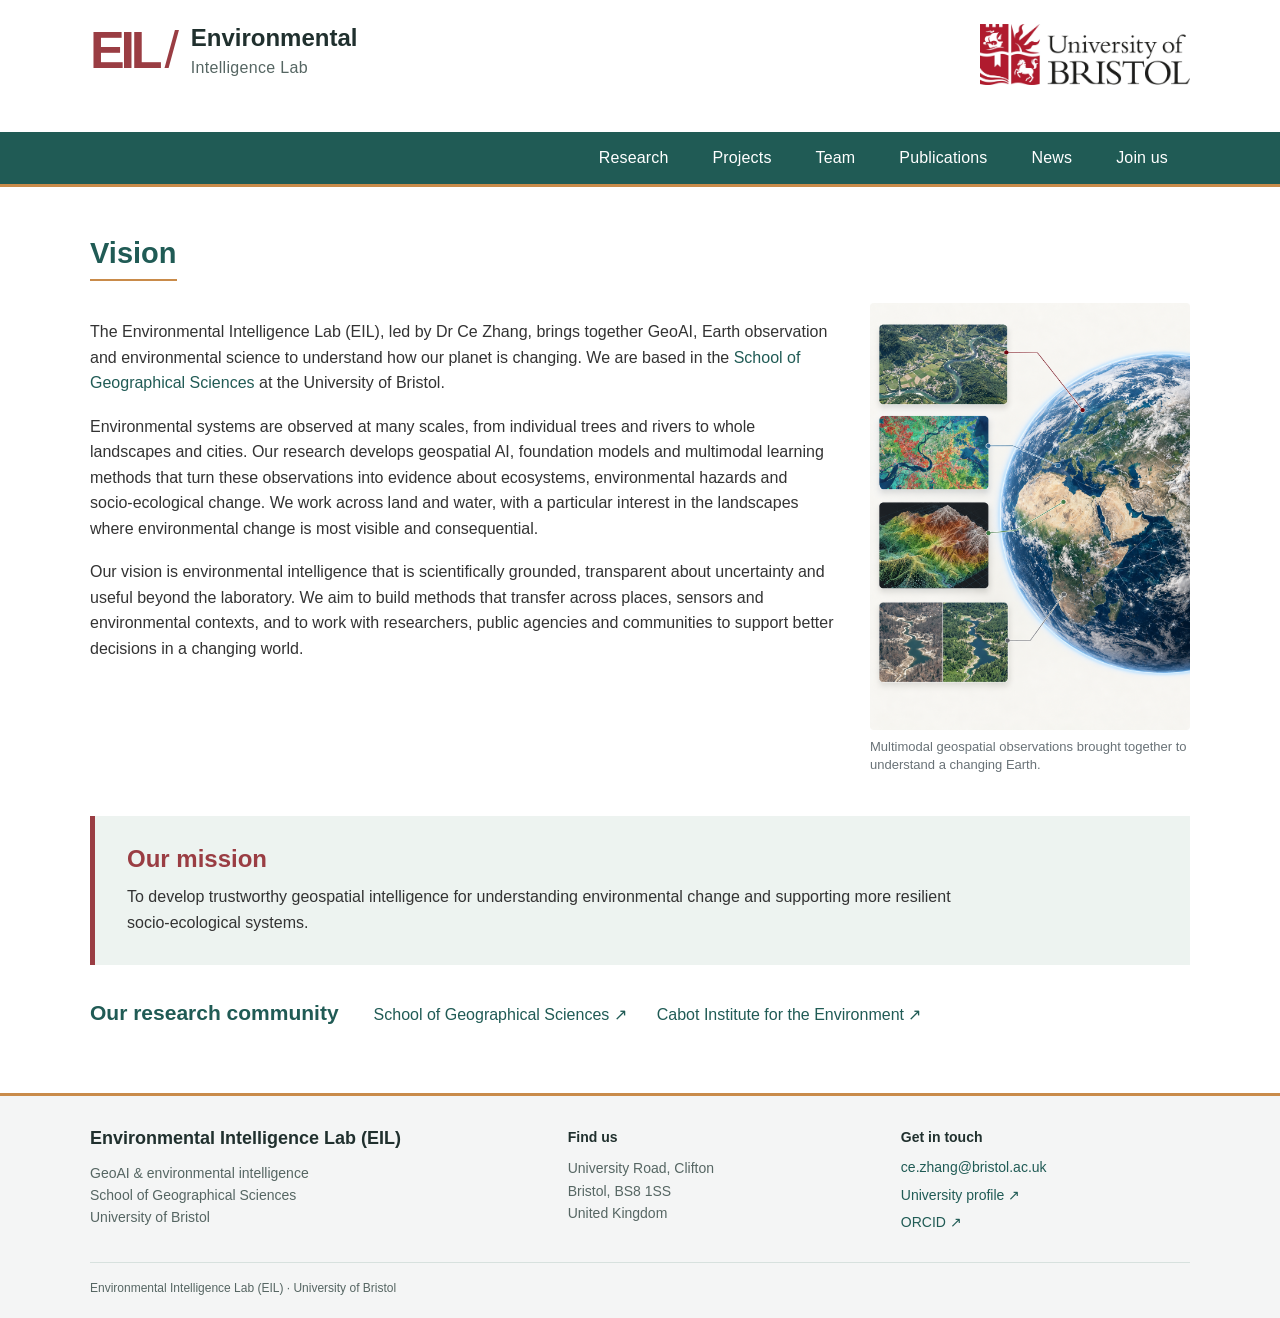
<file: index.html>
<!doctype html>
<html lang="en">
<head>
  <meta charset="utf-8">
  <meta name="viewport" content="width=device-width, initial-scale=1">
  <title>Environmental Intelligence Lab (EIL) | University of Bristol</title>
  <meta name="description" content="The Environmental Intelligence Lab at the University of Bristol develops GeoAI, geospatial foundation models and multimodal learning methods to understand environmental change.">
  <link rel="icon" href="favicon.svg" type="image/svg+xml">
  <link rel="stylesheet" href="style.css">
  <script src="navigation.js" defer></script>
</head>
<body>
  <a class="skip" href="#main">Skip to content</a>

  <div class="university">
    <div class="wrap">
      <span>University of Bristol</span>
      <span>School of Geographical Sciences</span>
    </div>
  </div>

  <header>
    <div class="wrap header">
      <a class="brand" href="index.html" aria-label="Environmental Intelligence Lab home">
        <span class="mark">EIL<span>/</span></span>
        <span>Environmental<span class="brand-sub">Intelligence Lab</span></span>
      </a>
      <div class="institution-lockup">
        <img src="assets/uob-logo.jpg" alt="University of Bristol">
      </div>
      <button class="menu" type="button" aria-expanded="false" aria-controls="navigation">Menu <span aria-hidden="true">☰</span></button>
      <nav id="navigation" aria-label="Main navigation">
        <a href="research.html">Research</a>
        <a href="projects.html">Projects</a>
        <a href="team.html">Team</a>
        <a href="publications.html">Publications</a>
        <a href="news.html">News</a>
        <a href="join.html">Join us</a>
      </nav>
    </div>
  </header>

  <main id="main">
    <div class="wrap">
      <h2>Vision</h2>
      <div class="about-body">
        <div class="about-text">
          <p>
            The Environmental Intelligence Lab (EIL), led by Dr Ce Zhang, brings together GeoAI, Earth observation and environmental science to understand how our planet is changing. We are based in the <a href="https://www.bristol.ac.uk/geography/">School of Geographical Sciences</a> at the University of Bristol.
          </p>
          <p>
            Environmental systems are observed at many scales, from individual trees and rivers to whole landscapes and cities. Our research develops geospatial AI, foundation models and multimodal learning methods that turn these observations into evidence about ecosystems, environmental hazards and socio-ecological change. We work across land and water, with a particular interest in the landscapes where environmental change is most visible and consequential.
          </p>
          <p>
            Our vision is environmental intelligence that is scientifically grounded, transparent about uncertainty and useful beyond the laboratory. We aim to build methods that transfer across places, sensors and environmental contexts, and to work with researchers, public agencies and communities to support better decisions in a changing world.
          </p>
        </div>
        <figure class="about-figure">
          <img src="assets/eil-multimodal-earth-v2.png" alt="Earth globe surrounded by landscape, satellite, elevation and seasonal change observations">
          <figcaption>Multimodal geospatial observations brought together to understand a changing Earth.</figcaption>
        </figure>
      </div>

      <section class="mission-strip" aria-labelledby="mission-title">
        <h2 id="mission-title">Our mission</h2>
        <p>To develop trustworthy geospatial intelligence for understanding environmental change and supporting more resilient socio-ecological systems.</p>
      </section>

      <section class="community" aria-labelledby="community-title">
        <h2 id="community-title">Our research community</h2>
        <div class="community-links">
          <a href="https://www.bristol.ac.uk/geography/">School of Geographical Sciences ↗</a>
          <a href="https://www.bristol.ac.uk/cabot/">Cabot Institute for the Environment ↗</a>
        </div>
      </section>
    </div>
  </main>

  <footer>
    <div class="wrap footer-grid">
      <div>
        <a class="footer-brand" href="index.html">Environmental Intelligence Lab (EIL)</a>
        <p>GeoAI &amp; environmental intelligence<br>School of Geographical Sciences<br>University of Bristol</p>
      </div>
      <div>
        <h2>Find us</h2>
        <p>University Road, Clifton<br>Bristol, BS8 1SS<br>United Kingdom</p>
      </div>
      <div>
        <h2>Get in touch</h2>
        <a href="mailto:ce.zhang@bristol.ac.uk">ce.zhang@bristol.ac.uk</a>
        <a href="https://research-information.bris.ac.uk/en/persons/ce-zhang/">University profile ↗</a>
        <a href="https://orcid.org/0000-0001-5100-3584">ORCID ↗</a>
      </div>
    </div>
    <div class="wrap footnote">Environmental Intelligence Lab (EIL) · University of Bristol</div>
  </footer>
</body>
</html>
</file>
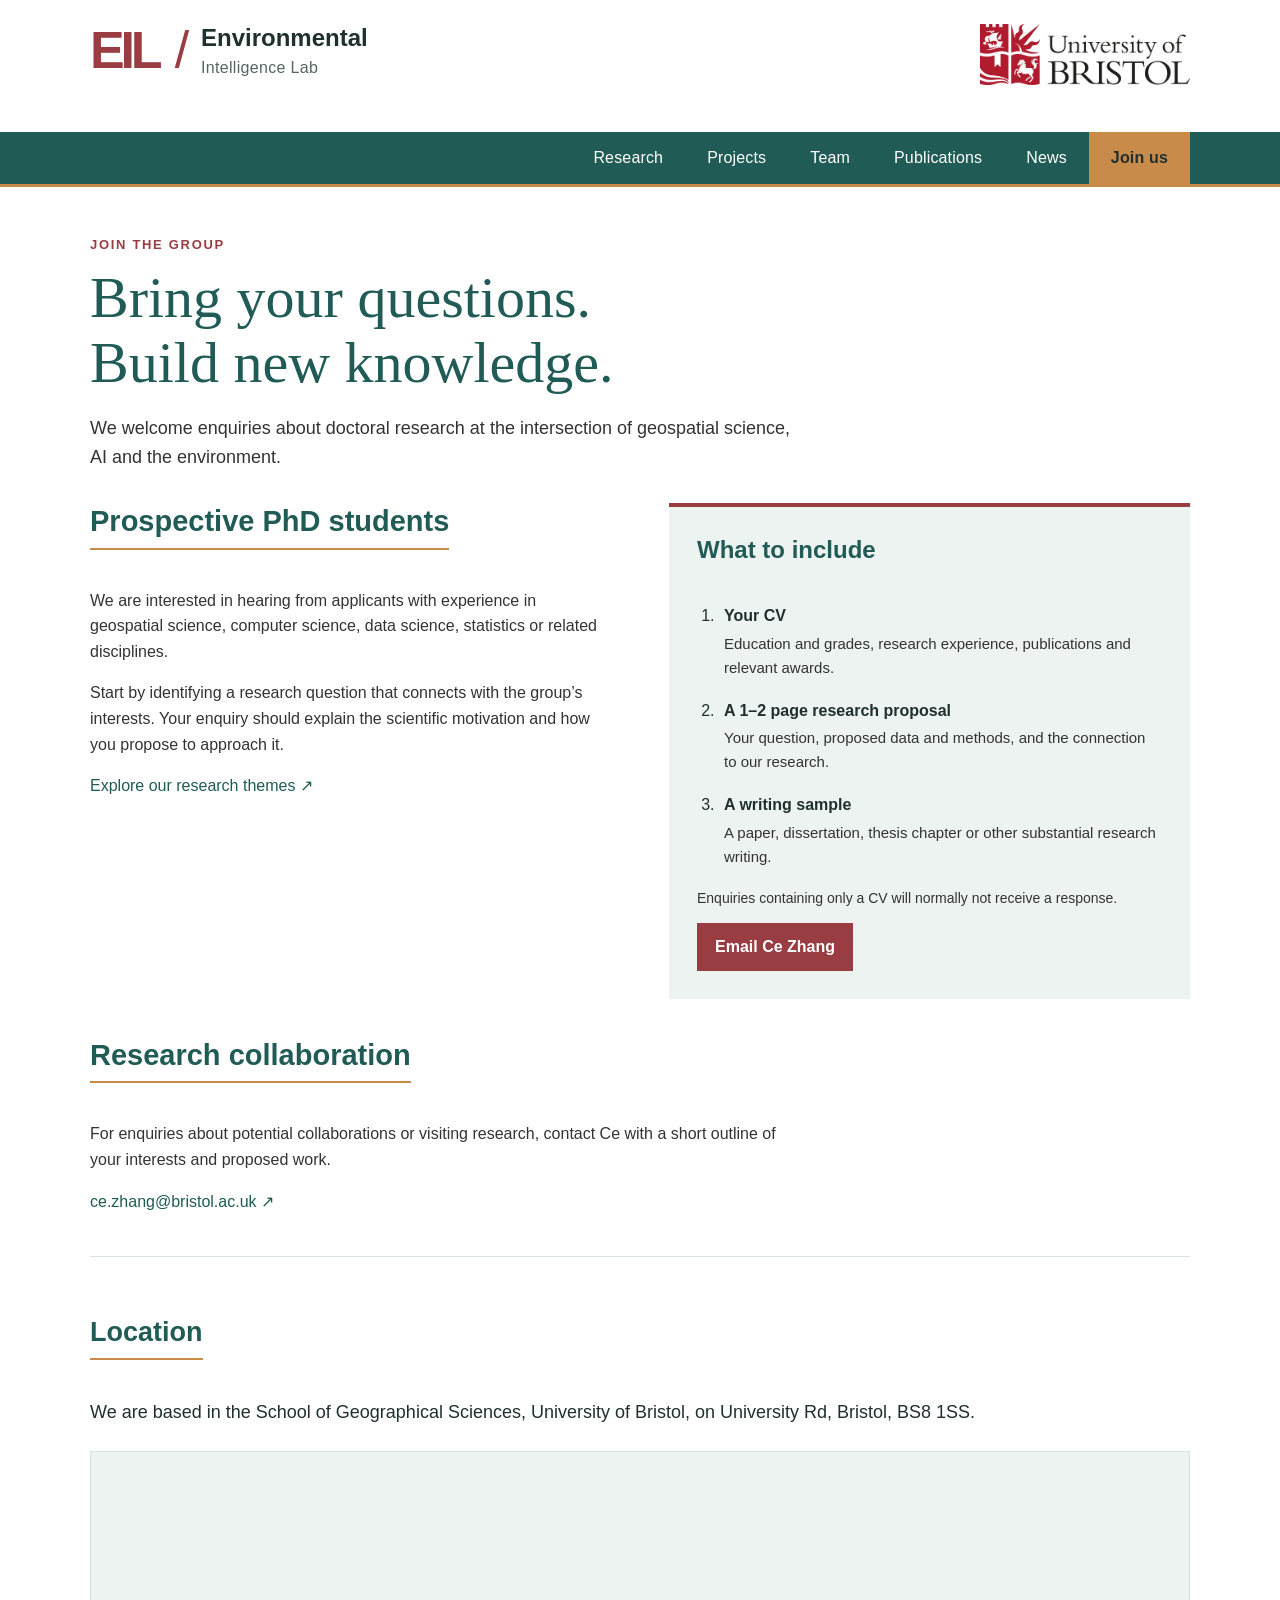
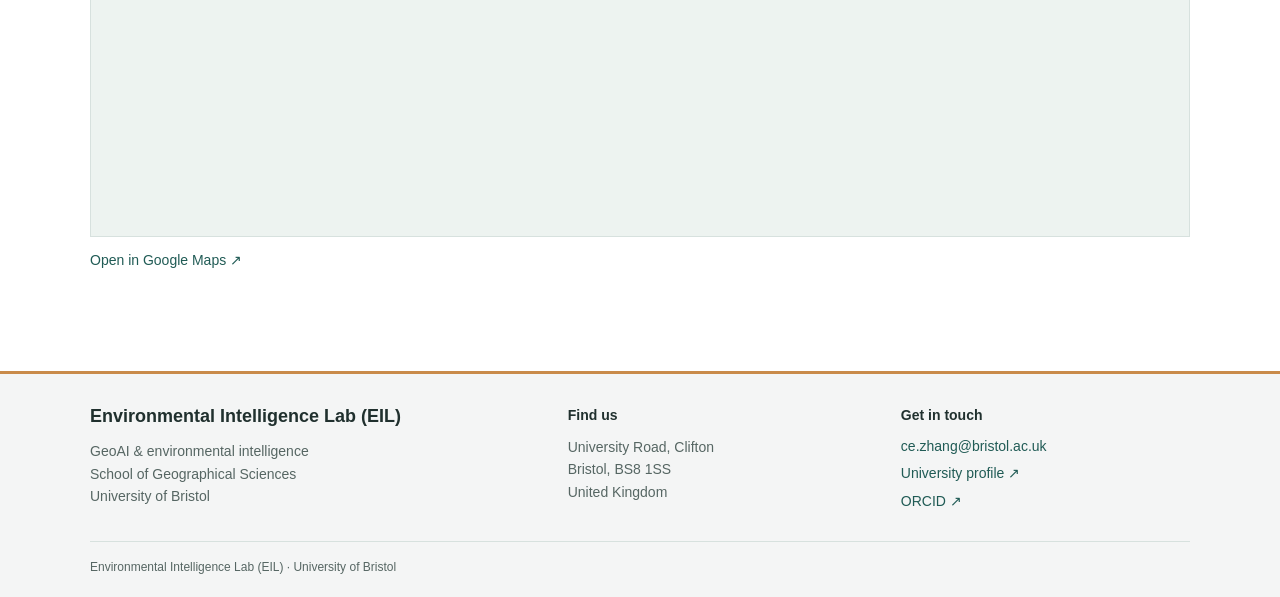
<file: join.html>
<!doctype html><html lang="en"><head><meta charset="utf-8"><meta name="viewport" content="width=device-width,initial-scale=1"><title>Join us | Environmental Intelligence Lab (EIL)</title><meta name="description" content="GeoAI, foundation models and environmental intelligence. Environmental Intelligence Lab (EIL) at the University of Bristol."><link rel="icon" href="favicon.svg" type="image/svg+xml"><link rel="stylesheet" href="style.css"><link rel="stylesheet" href="location.css"><script src="navigation.js" defer></script></head><body><a class="skip" href="#main">Skip to content</a><div class="university"><div class="wrap">UNIVERSITY OF BRISTOL <span>School of Geographical Sciences</span></div></div><header><div class="wrap header"><a class="brand" href="index.html"><span class="mark">EIL<span> / </span></span><span>Environmental<span class="brand-sub">Intelligence Lab</span></span></a><button class="menu" type="button" aria-expanded="false" aria-controls="navigation">Menu <span aria-hidden="true">☰</span></button><nav id="navigation" aria-label="Main navigation"><a href="index.html">Home</a><a href="research.html">Research</a><a href="projects.html">Projects</a><a href="team.html">Team</a><a href="publications.html">Publications</a><a href="news.html">News</a><a href="join.html" aria-current="page">Join us</a></nav></div></header><main id="main"><div class="wrap"><div class="page-heading"><p class="eyebrow">JOIN THE GROUP</p><h1>Bring your questions.<br>Build new knowledge.</h1><p>We welcome enquiries about doctoral research at the intersection of geospatial science, AI and the environment.</p></div><section class="join-grid"><div><h2>Prospective PhD students</h2><p>We are interested in hearing from applicants with experience in geospatial science, computer science, data science, statistics or related disciplines.</p><p>Start by identifying a research question that connects with the group’s interests. Your enquiry should explain the scientific motivation and how you propose to approach it.</p><a class="text-link" href="research.html">Explore our research themes ↗</a></div><div class="application"><h2>What to include</h2><ol><li><strong>Your CV</strong><p>Education and grades, research experience, publications and relevant awards.</p></li><li><strong>A 1–2 page research proposal</strong><p>Your question, proposed data and methods, and the connection to our research.</p></li><li><strong>A writing sample</strong><p>A paper, dissertation, thesis chapter or other substantial research writing.</p></li></ol><p class="small">Enquiries containing only a CV will normally not receive a response.</p><a class="button" href="mailto:ce.zhang@bristol.ac.uk?subject=PhD%20research%20enquiry">Email Ce Zhang</a></div></section><section class="contact"><h2>Research collaboration</h2><p>For enquiries about potential collaborations or visiting research, contact Ce with a short outline of your interests and proposed work.</p><a class="text-link" href="mailto:ce.zhang@bristol.ac.uk">ce.zhang@bristol.ac.uk ↗</a></section><section class="location" id="location" aria-labelledby="location-title"><h2 id="location-title">Location</h2><p>We are based in the School of Geographical Sciences, University of Bristol, on University Rd, Bristol, BS8 1SS.</p><div class="location-map"><iframe title="Map showing the School of Geographical Sciences, University of Bristol" src="https://www.google.com/maps?q=School%20of%20Geographical%20Sciences%2C%20University%20of%20Bristol&amp;output=embed" loading="lazy" referrerpolicy="no-referrer-when-downgrade"></iframe></div><p class="map-link"><a href="https://www.google.com/maps/search/?api=1&amp;query=School%20of%20Geographical%20Sciences%2C%20University%20of%20Bristol">Open in Google Maps ↗</a></p></section></div></main><footer><div class="wrap footer-grid"><div><a class="footer-brand" href="index.html">Environmental Intelligence Lab (EIL)</a><p>GeoAI & environmental intelligence<br>School of Geographical Sciences<br>University of Bristol</p></div><div><h2>Find us</h2><p>University Road, Clifton<br>Bristol, BS8 1SS<br>United Kingdom</p></div><div><h2>Get in touch</h2><a href="mailto:ce.zhang@bristol.ac.uk">ce.zhang@bristol.ac.uk</a><a href="https://research-information.bris.ac.uk/en/persons/ce-zhang/">University profile ↗</a><a href="https://orcid.org/0000-0001-5100-3584">ORCID ↗</a></div></div><div class="wrap footnote">Environmental Intelligence Lab (EIL) · University of Bristol</div></footer></body></html>
</file>
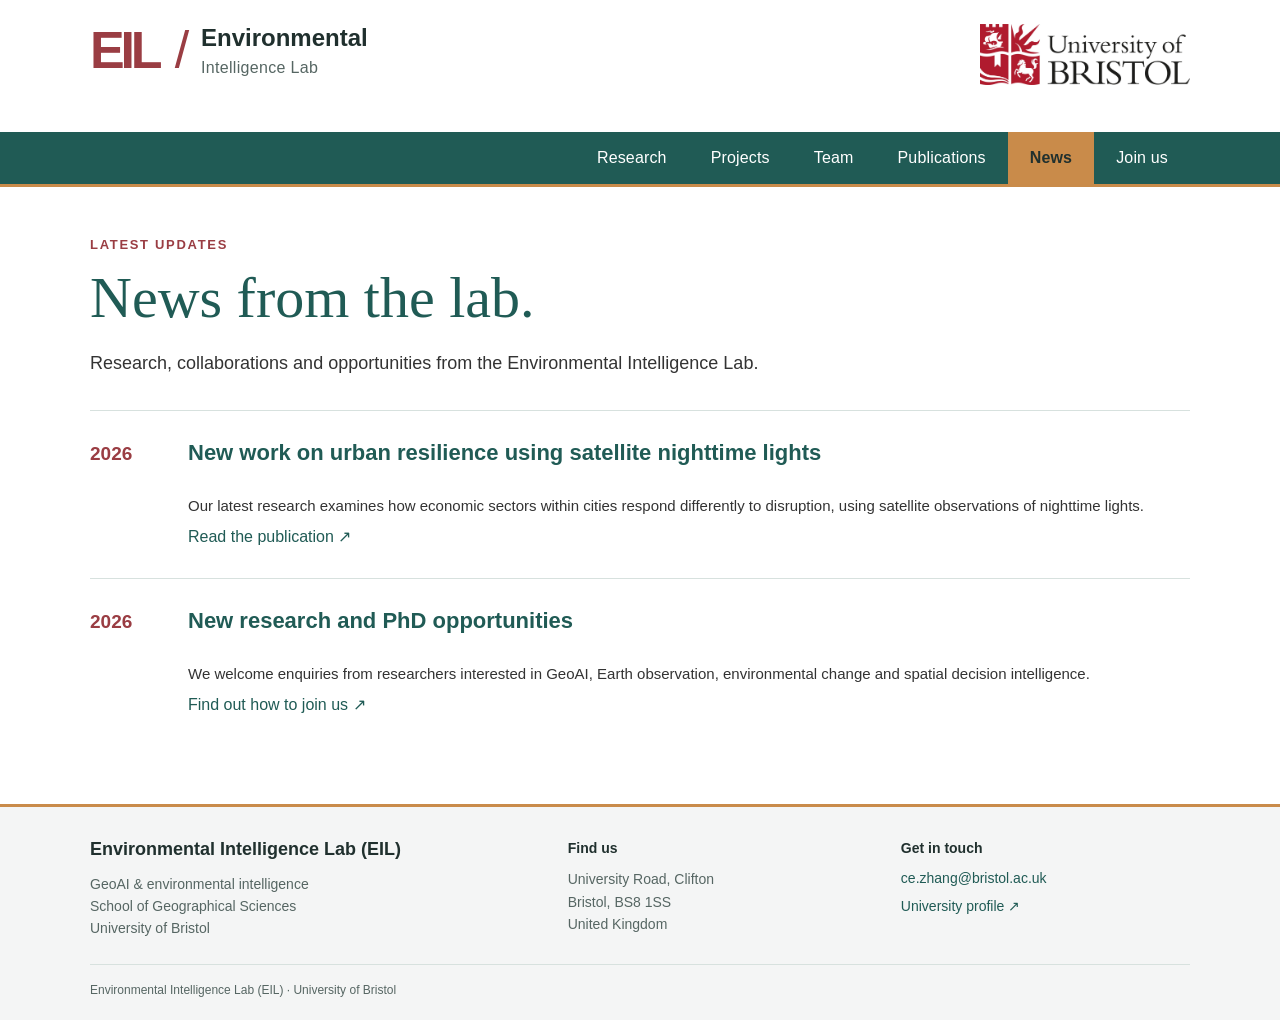
<file: news.html>
<!doctype html><html lang="en"><head><meta charset="utf-8"><meta name="viewport" content="width=device-width,initial-scale=1"><title>News | Environmental Intelligence Lab (EIL)</title><meta name="description" content="News and updates from the Environmental Intelligence Lab."><link rel="icon" href="favicon.svg" type="image/svg+xml"><link rel="stylesheet" href="style.css"><link rel="stylesheet" href="hero.css"><script src="navigation.js" defer></script></head><body><a class="skip" href="#main">Skip to content</a><div class="university"><div class="wrap">UNIVERSITY OF BRISTOL <span>School of Geographical Sciences</span></div></div><header><div class="wrap header"><a class="brand" href="index.html"><span class="mark">EIL<span> / </span></span><span>Environmental<span class="brand-sub">Intelligence Lab</span></span></a><button class="menu" type="button" aria-expanded="false" aria-controls="navigation">Menu <span aria-hidden="true">☰</span></button><nav id="navigation" aria-label="Main navigation"><a href="index.html">Home</a><a href="research.html">Research</a><a href="projects.html">Projects</a><a href="team.html">Team</a><a href="publications.html">Publications</a><a href="news.html" aria-current="page">News</a><a href="join.html">Join us</a></nav></div></header><main id="main"><div class="wrap"><div class="page-heading"><p class="eyebrow">LATEST UPDATES</p><h1>News from the lab.</h1><p>Research, collaborations and opportunities from the Environmental Intelligence Lab.</p></div><article class="publication"><span class="year">2026</span><div><h2>New work on urban resilience using satellite nighttime lights</h2><p>Our latest research examines how economic sectors within cities respond differently to disruption, using satellite observations of nighttime lights.</p><a class="text-link" href="publications.html">Read the publication ↗</a></div></article><article class="publication"><span class="year">2026</span><div><h2>New research and PhD opportunities</h2><p>We welcome enquiries from researchers interested in GeoAI, Earth observation, environmental change and spatial decision intelligence.</p><a class="text-link" href="join.html">Find out how to join us ↗</a></div></article></div></main><footer><div class="wrap footer-grid"><div><a class="footer-brand" href="index.html">Environmental Intelligence Lab (EIL)</a><p>GeoAI &amp; environmental intelligence<br>School of Geographical Sciences<br>University of Bristol</p></div><div><h2>Find us</h2><p>University Road, Clifton<br>Bristol, BS8 1SS<br>United Kingdom</p></div><div><h2>Get in touch</h2><a href="mailto:ce.zhang@bristol.ac.uk">ce.zhang@bristol.ac.uk</a><a href="https://research-information.bris.ac.uk/en/persons/ce-zhang/">University profile ↗</a></div></div><div class="wrap footnote">Environmental Intelligence Lab (EIL) · University of Bristol</div></footer></body></html>
</file>
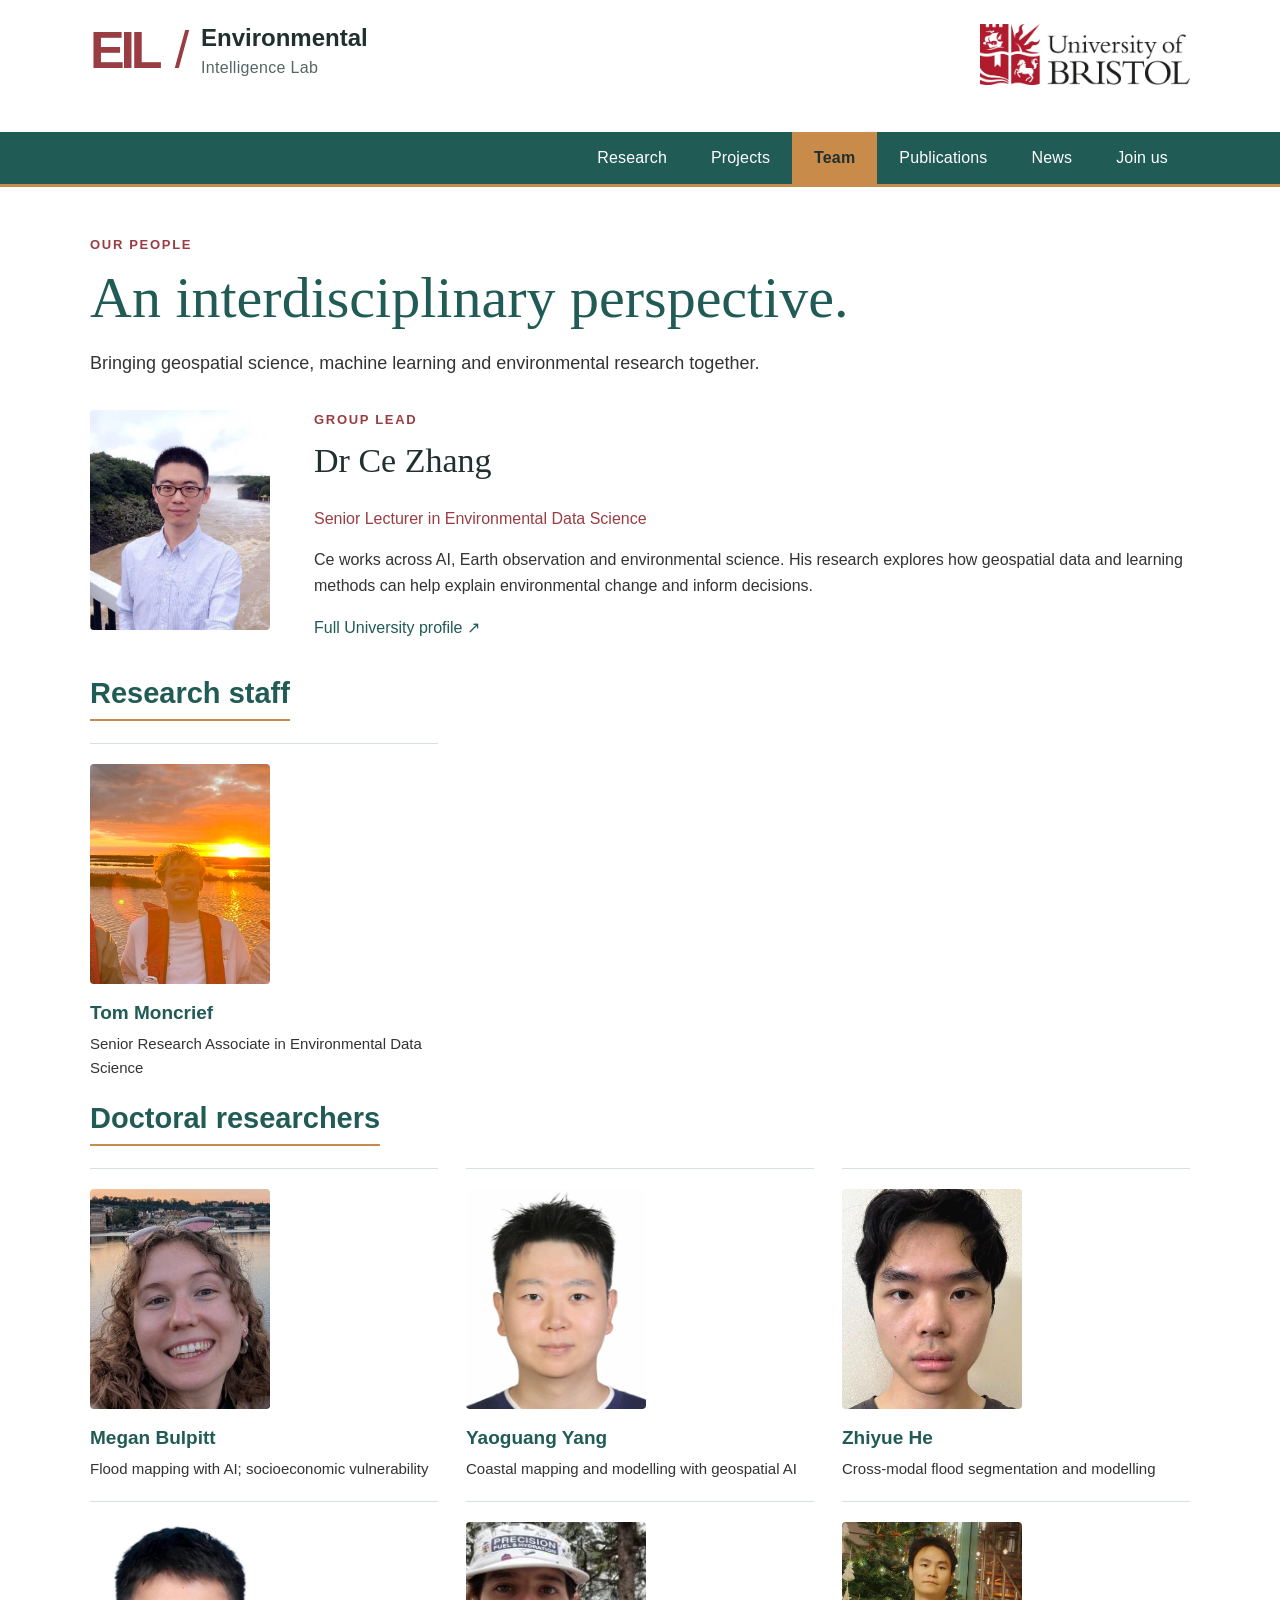
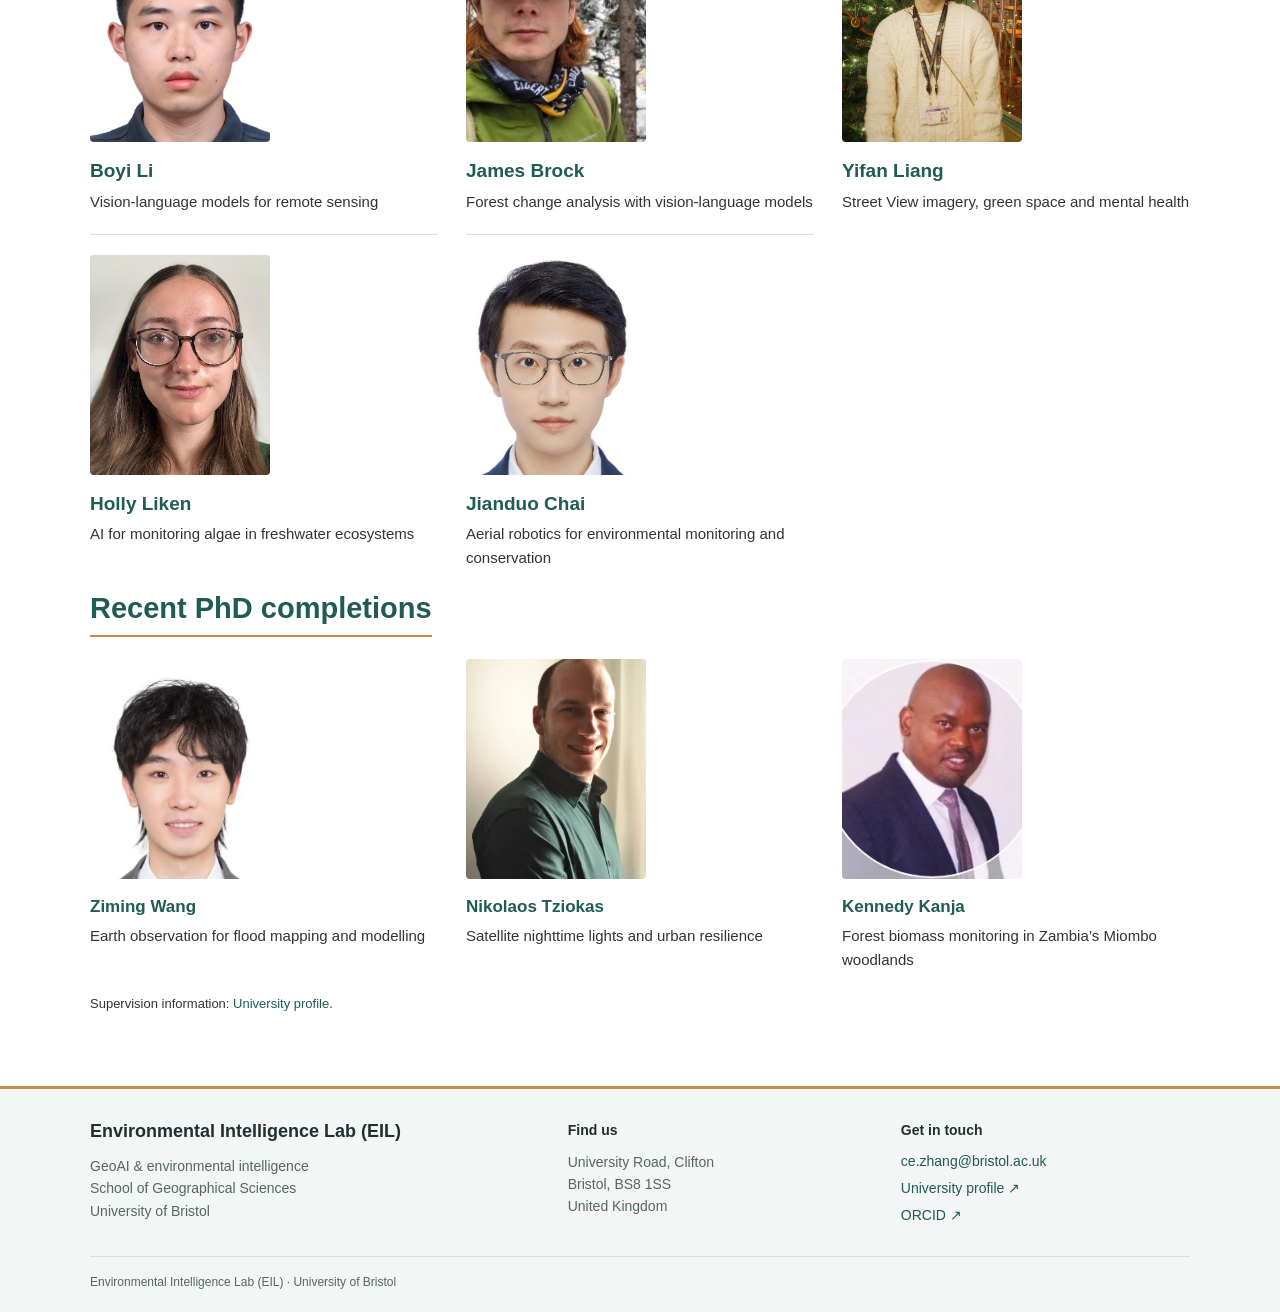
<file: people.html>
<!doctype html>
<html lang="en">
<head>
  <meta charset="utf-8">
  <meta name="viewport" content="width=device-width, initial-scale=1">
  <meta http-equiv="refresh" content="0; url=team.html">
  <link rel="canonical" href="team.html">
  <title>Team | Environmental Intelligence Lab (EIL)</title>
</head>
<body>
  <p>This page has moved to <a href="team.html">Team</a>.</p>
</body>
</html>
</file>
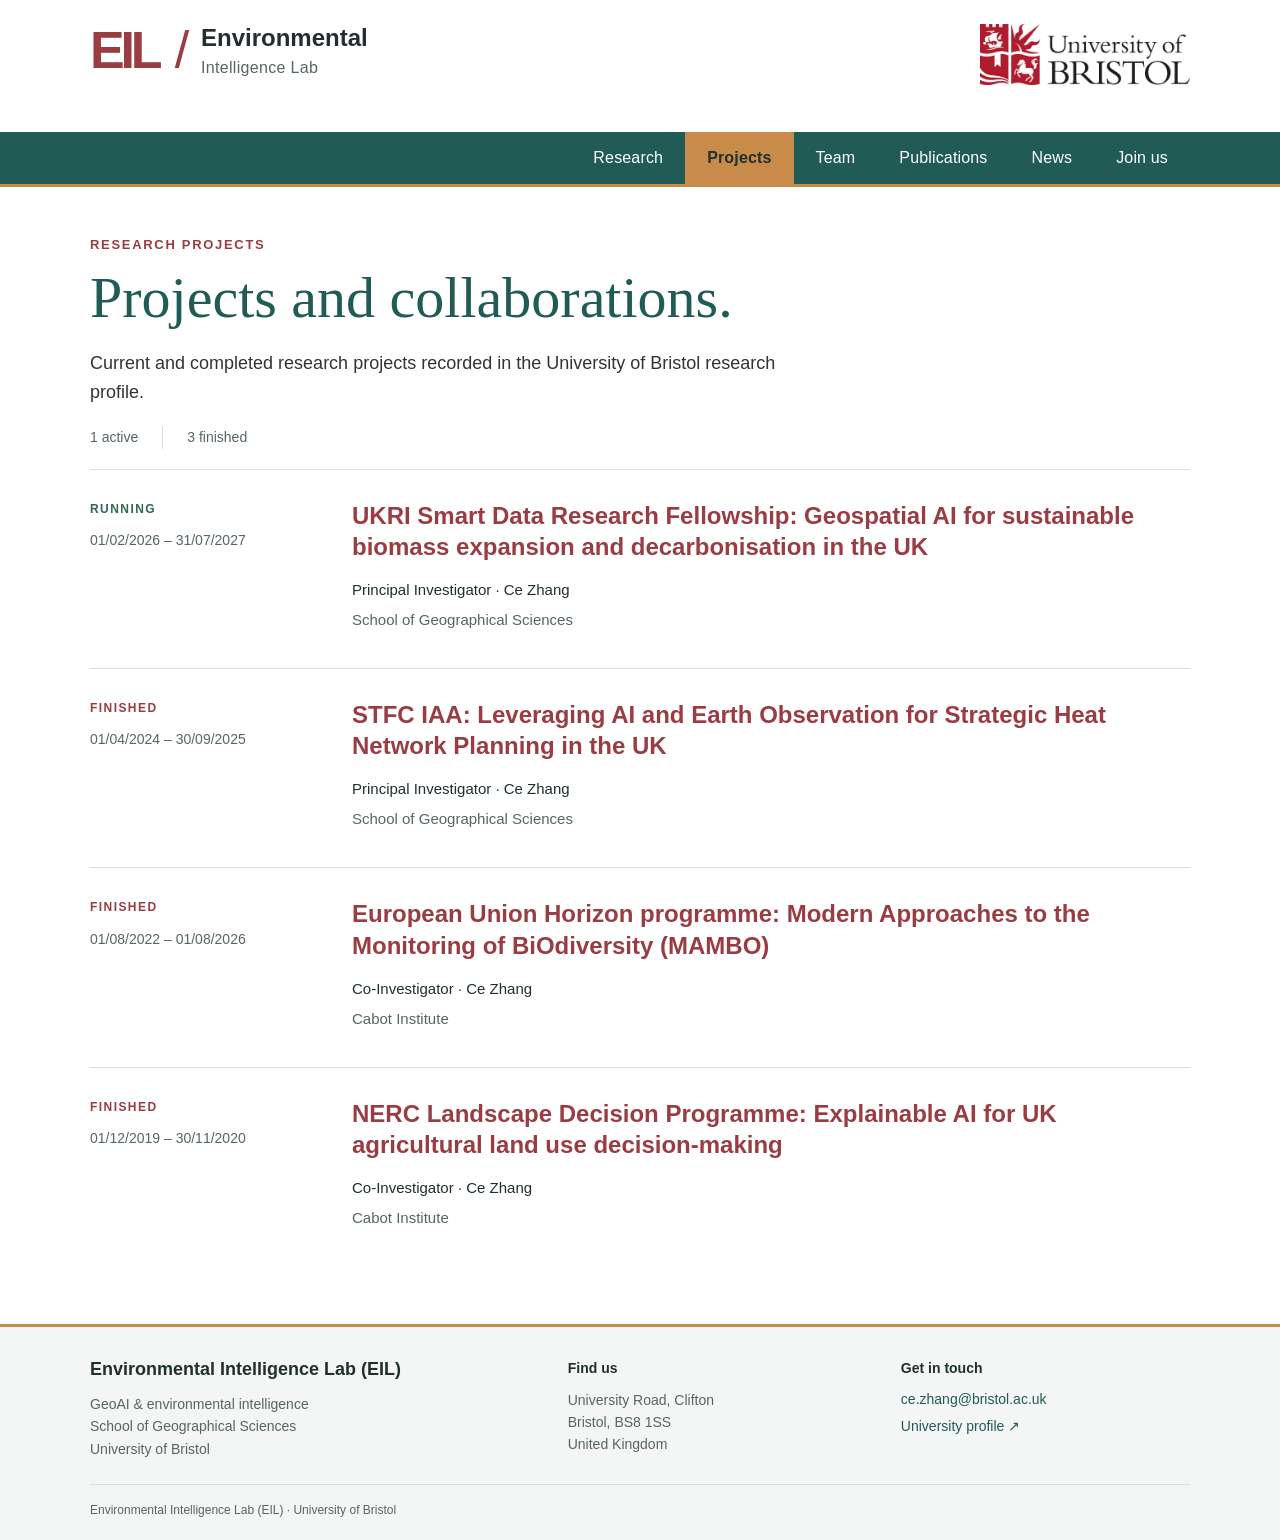
<file: projects.html>
<!doctype html><html lang="en"><head><meta charset="utf-8"><meta name="viewport" content="width=device-width,initial-scale=1"><title>Projects | Environmental Intelligence Lab (EIL)</title><meta name="description" content="Selected Environmental Intelligence Lab projects."><link rel="icon" href="favicon.svg" type="image/svg+xml"><link rel="stylesheet" href="style.css"><link rel="stylesheet" href="project.css"><script src="navigation.js" defer></script></head><body><a class="skip" href="#main">Skip to content</a><div class="university"><div class="wrap">UNIVERSITY OF BRISTOL <span>School of Geographical Sciences</span></div></div><header><div class="wrap header"><a class="brand" href="index.html"><span class="mark">EIL<span> / </span></span><span>Environmental<span class="brand-sub">Intelligence Lab</span></span></a><button class="menu" type="button" aria-expanded="false" aria-controls="navigation">Menu <span aria-hidden="true">☰</span></button><nav id="navigation" aria-label="Main navigation"><a href="index.html">Home</a><a href="research.html">Research</a><a href="projects.html" aria-current="page">Projects</a><a href="team.html">Team</a><a href="publications.html">Publications</a><a href="news.html">News</a><a href="join.html">Join us</a></nav></div></header><main id="main"><div class="wrap"><div class="page-heading"><p class="eyebrow">RESEARCH PROJECTS</p><h1>Projects and collaborations.</h1><p>Current and completed research projects recorded in the University of Bristol research profile.</p></div><div class="project-summary"><span>1 active</span><span>3 finished</span></div><section class="project-entry"><div class="project-meta"><span class="project-status active">RUNNING</span><span>01/02/2026 – 31/07/2027</span></div><div><h2>UKRI Smart Data Research Fellowship: Geospatial AI for sustainable biomass expansion and decarbonisation in the UK</h2><p class="project-role">Principal Investigator · Ce Zhang</p><p class="project-unit">School of Geographical Sciences</p></div></section><section class="project-entry"><div class="project-meta"><span class="project-status">FINISHED</span><span>01/04/2024 – 30/09/2025</span></div><div><h2>STFC IAA: Leveraging AI and Earth Observation for Strategic Heat Network Planning in the UK</h2><p class="project-role">Principal Investigator · Ce Zhang</p><p class="project-unit">School of Geographical Sciences</p></div></section><section class="project-entry"><div class="project-meta"><span class="project-status">FINISHED</span><span>01/08/2022 – 01/08/2026</span></div><div><h2>European Union Horizon programme: Modern Approaches to the Monitoring of BiOdiversity (MAMBO)</h2><p class="project-role">Co-Investigator · Ce Zhang</p><p class="project-unit">Cabot Institute</p></div></section><section class="project-entry"><div class="project-meta"><span class="project-status">FINISHED</span><span>01/12/2019 – 30/11/2020</span></div><div><h2>NERC Landscape Decision Programme: Explainable AI for UK agricultural land use decision-making</h2><p class="project-role">Co-Investigator · Ce Zhang</p><p class="project-unit">Cabot Institute</p></div></section></div></main><footer><div class="wrap footer-grid"><div><a class="footer-brand" href="index.html">Environmental Intelligence Lab (EIL)</a><p>GeoAI &amp; environmental intelligence<br>School of Geographical Sciences<br>University of Bristol</p></div><div><h2>Find us</h2><p>University Road, Clifton<br>Bristol, BS8 1SS<br>United Kingdom</p></div><div><h2>Get in touch</h2><a href="mailto:ce.zhang@bristol.ac.uk">ce.zhang@bristol.ac.uk</a><a href="https://research-information.bris.ac.uk/en/persons/ce-zhang/">University profile ↗</a></div></div><div class="wrap footnote">Environmental Intelligence Lab (EIL) · University of Bristol</div></footer></body></html>
</file>
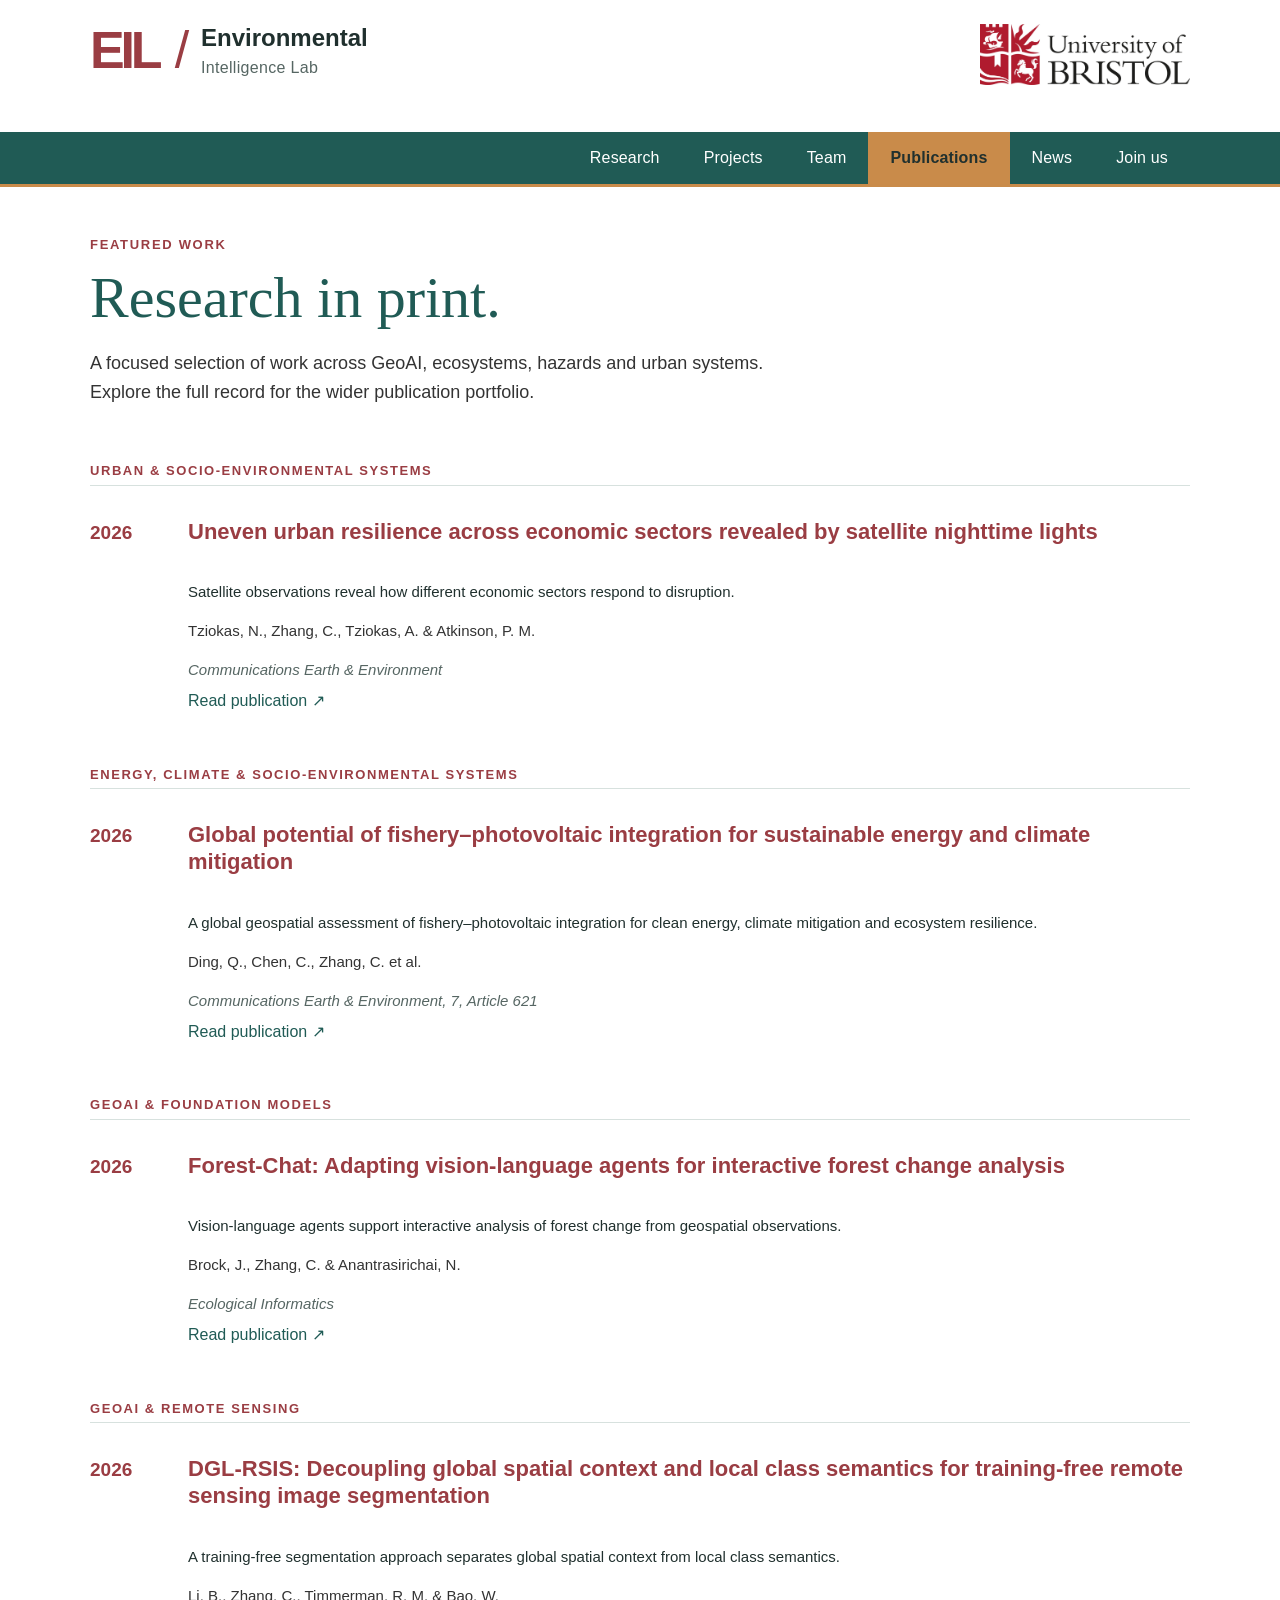
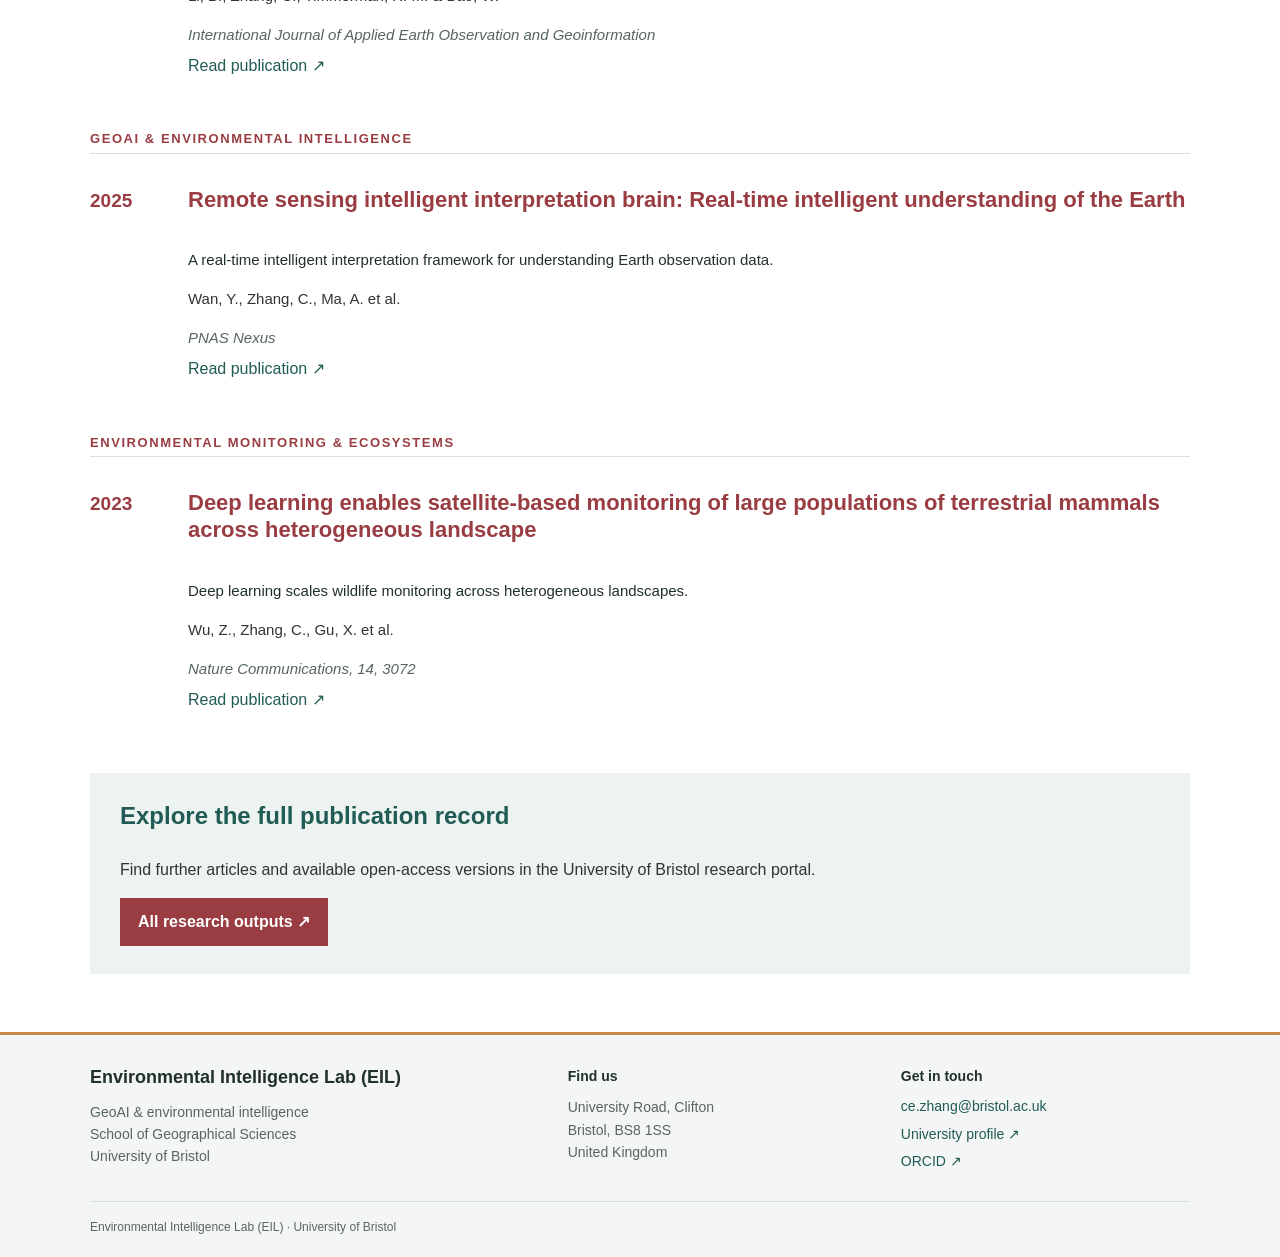
<file: publications.html>
<!doctype html><html lang="en"><head><meta charset="utf-8"><meta name="viewport" content="width=device-width,initial-scale=1"><title>Publications | Environmental Intelligence Lab (EIL)</title><meta name="description" content="GeoAI, foundation models and environmental intelligence. Environmental Intelligence Lab (EIL) at the University of Bristol."><link rel="icon" href="favicon.svg" type="image/svg+xml"><link rel="stylesheet" href="style.css"><link rel="stylesheet" href="publication.css"><script src="navigation.js" defer></script></head><body><a class="skip" href="#main">Skip to content</a><div class="university"><div class="wrap">UNIVERSITY OF BRISTOL <span>School of Geographical Sciences</span></div></div><header><div class="wrap header"><a class="brand" href="index.html"><span class="mark">EIL<span> / </span></span><span>Environmental<span class="brand-sub">Intelligence Lab</span></span></a><button class="menu" type="button" aria-expanded="false" aria-controls="navigation">Menu <span aria-hidden="true">☰</span></button><nav id="navigation" aria-label="Main navigation"><a href="index.html">Home</a><a href="research.html">Research</a><a href="projects.html">Projects</a><a href="team.html">Team</a><a href="publications.html" aria-current="page">Publications</a><a href="news.html">News</a><a href="join.html">Join us</a></nav></div></header><main id="main"><div class="wrap"><div class="page-heading"><p class="eyebrow">FEATURED WORK</p><h1>Research in print.</h1><p>A focused selection of work across GeoAI, ecosystems, hazards and urban systems. Explore the full record for the wider publication portfolio.</p></div><p class="publication-category">Urban &amp; socio-environmental systems</p><article class="publication"><span class="year">2026</span><div><h2><a href="https://doi.org/10.1038/s43247-026-03990-2">Uneven urban resilience across economic sectors revealed by satellite nighttime lights</a></h2><p class="publication-summary">Satellite observations reveal how different economic sectors respond to disruption.</p><p>Tziokas, N., Zhang, C., Tziokas, A. &amp; Atkinson, P. M.</p><p class="pub-journal">Communications Earth &amp; Environment</p><a class="text-link" href="https://doi.org/10.1038/s43247-026-03990-2">Read publication ↗</a></div></article><p class="publication-category">Energy, climate &amp; socio-environmental systems</p><article class="publication"><span class="year">2026</span><div><h2><a href="https://doi.org/10.1038/s43247-026-03606-9">Global potential of fishery–photovoltaic integration for sustainable energy and climate mitigation</a></h2><p class="publication-summary">A global geospatial assessment of fishery–photovoltaic integration for clean energy, climate mitigation and ecosystem resilience.</p><p>Ding, Q., Chen, C., Zhang, C. et al.</p><p class="pub-journal">Communications Earth &amp; Environment, 7, Article 621</p><a class="text-link" href="https://doi.org/10.1038/s43247-026-03606-9">Read publication ↗</a></div></article><p class="publication-category">GeoAI &amp; foundation models</p><article class="publication"><span class="year">2026</span><div><h2><a href="https://doi.org/10.1016/j.ecoinf.2026.103741">Forest-Chat: Adapting vision-language agents for interactive forest change analysis</a></h2><p class="publication-summary">Vision-language agents support interactive analysis of forest change from geospatial observations.</p><p>Brock, J., Zhang, C. &amp; Anantrasirichai, N.</p><p class="pub-journal">Ecological Informatics</p><a class="text-link" href="https://doi.org/10.1016/j.ecoinf.2026.103741">Read publication ↗</a></div></article><p class="publication-category">GeoAI &amp; remote sensing</p><article class="publication"><span class="year">2026</span><div><h2><a href="https://doi.org/10.1016/j.jag.2026.105113">DGL-RSIS: Decoupling global spatial context and local class semantics for training-free remote sensing image segmentation</a></h2><p class="publication-summary">A training-free segmentation approach separates global spatial context from local class semantics.</p><p>Li, B., Zhang, C., Timmerman, R. M. &amp; Bao, W.</p><p class="pub-journal">International Journal of Applied Earth Observation and Geoinformation</p><a class="text-link" href="https://doi.org/10.1016/j.jag.2026.105113">Read publication ↗</a></div></article><p class="publication-category">GeoAI &amp; environmental intelligence</p><article class="publication"><span class="year">2025</span><div><h2><a href="https://doi.org/10.1093/pnasnexus/pgaf182">Remote sensing intelligent interpretation brain: Real-time intelligent understanding of the Earth</a></h2><p class="publication-summary">A real-time intelligent interpretation framework for understanding Earth observation data.</p><p>Wan, Y., Zhang, C., Ma, A. et al.</p><p class="pub-journal">PNAS Nexus</p><a class="text-link" href="https://doi.org/10.1093/pnasnexus/pgaf182">Read publication ↗</a></div></article><p class="publication-category">Environmental monitoring &amp; ecosystems</p><article class="publication"><span class="year">2023</span><div><h2><a href="https://doi.org/10.1038/s41467-023-38901-y">Deep learning enables satellite-based monitoring of large populations of terrestrial mammals across heterogeneous landscape</a></h2><p class="publication-summary">Deep learning scales wildlife monitoring across heterogeneous landscapes.</p><p>Wu, Z., Zhang, C., Gu, X. et al.</p><p class="pub-journal">Nature Communications, 14, 3072</p><a class="text-link" href="https://doi.org/10.1038/s41467-023-38901-y">Read publication ↗</a></div></article><section class="callout"><h2>Explore the full publication record</h2><p>Find further articles and available open-access versions in the University of Bristol research portal.</p><a class="button" href="https://research-information.bris.ac.uk/en/persons/ce-zhang/publications/">All research outputs ↗</a></section></div></main><footer><div class="wrap footer-grid"><div><a class="footer-brand" href="index.html">Environmental Intelligence Lab (EIL)</a><p>GeoAI & environmental intelligence<br>School of Geographical Sciences<br>University of Bristol</p></div><div><h2>Find us</h2><p>University Road, Clifton<br>Bristol, BS8 1SS<br>United Kingdom</p></div><div><h2>Get in touch</h2><a href="mailto:ce.zhang@bristol.ac.uk">ce.zhang@bristol.ac.uk</a><a href="https://research-information.bris.ac.uk/en/persons/ce-zhang/">University profile ↗</a><a href="https://orcid.org/0000-0001-5100-3584">ORCID ↗</a></div></div><div class="wrap footnote">Environmental Intelligence Lab (EIL) · University of Bristol</div></footer></body></html>
</file>
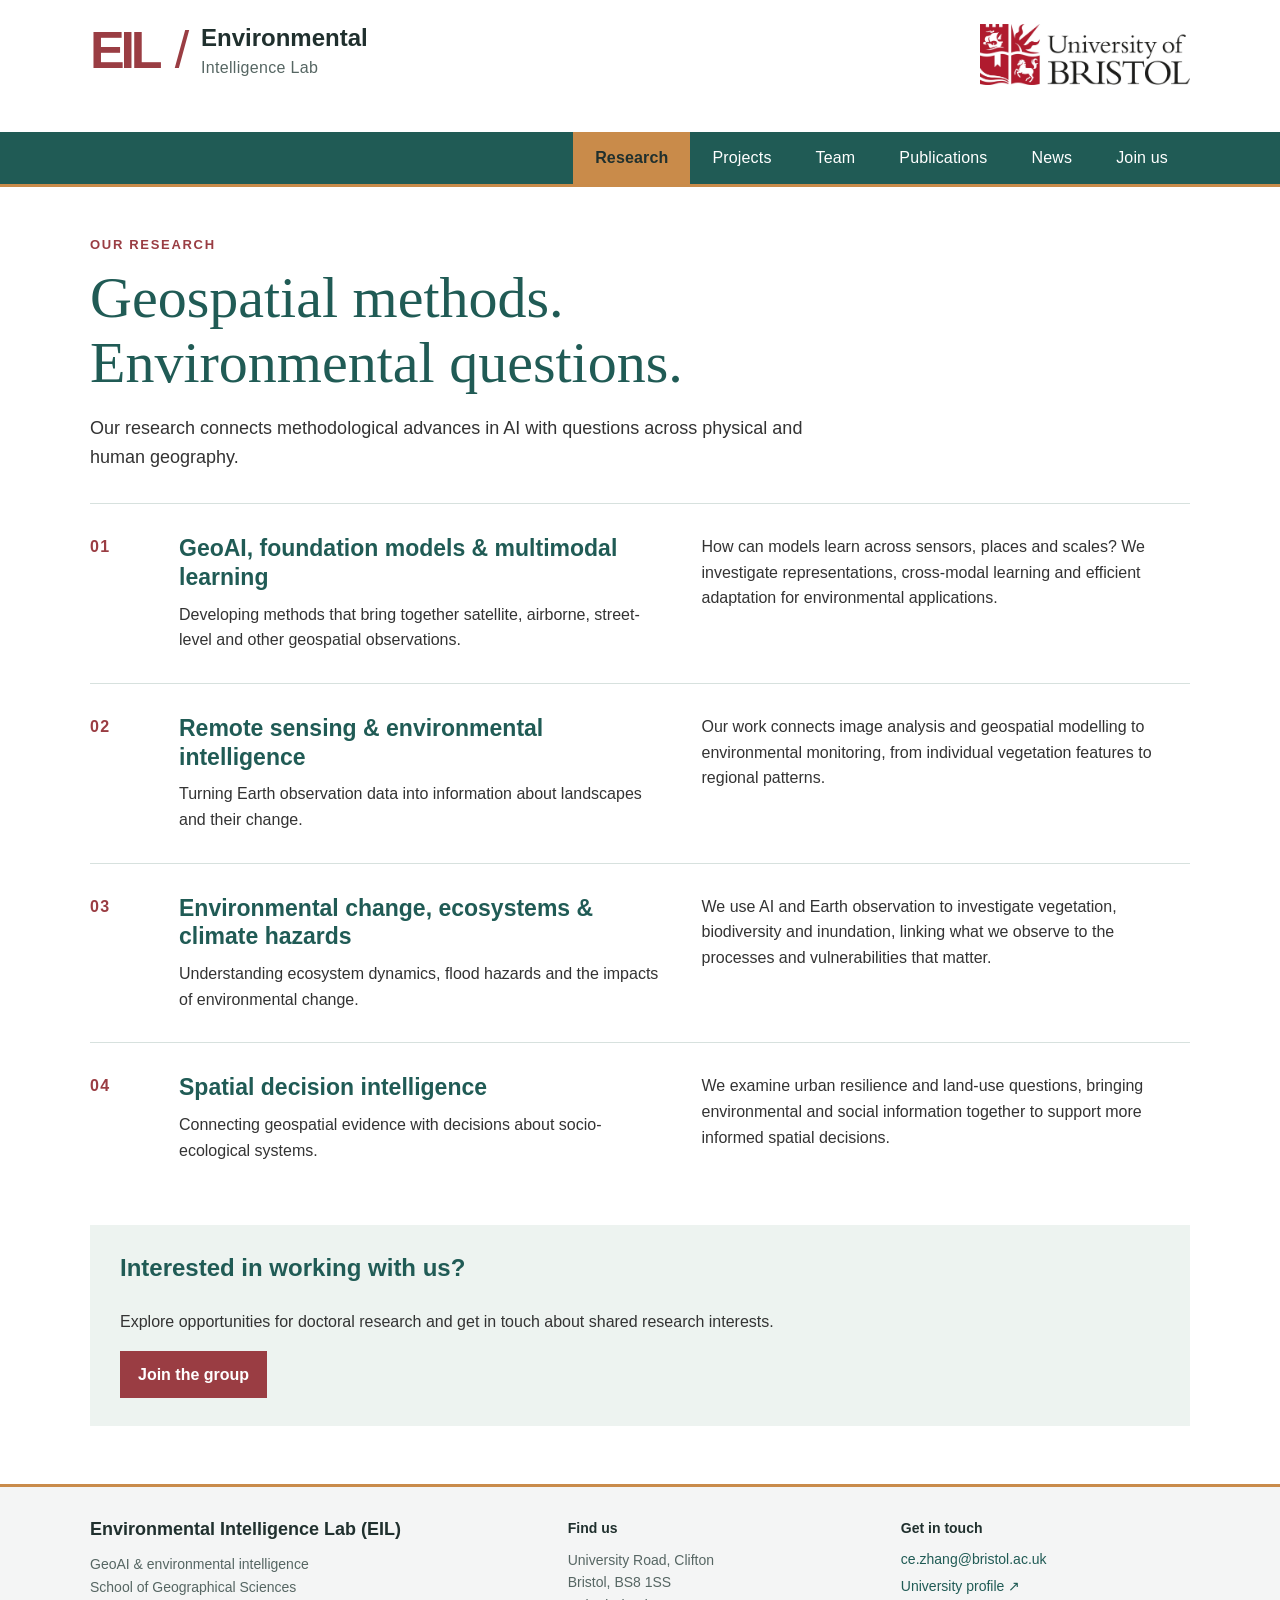
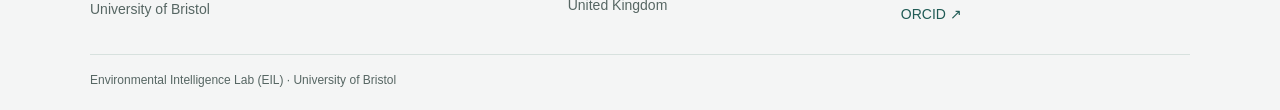
<file: research.html>
<!doctype html><html lang="en"><head><meta charset="utf-8"><meta name="viewport" content="width=device-width,initial-scale=1"><title>Research | Environmental Intelligence Lab (EIL)</title><meta name="description" content="GeoAI, foundation models and environmental intelligence. Environmental Intelligence Lab (EIL) at the University of Bristol."><link rel="icon" href="favicon.svg" type="image/svg+xml"><link rel="stylesheet" href="style.css"><script src="navigation.js" defer></script></head><body><a class="skip" href="#main">Skip to content</a><div class="university"><div class="wrap">UNIVERSITY OF BRISTOL <span>School of Geographical Sciences</span></div></div><header><div class="wrap header"><a class="brand" href="index.html"><span class="mark">EIL<span> / </span></span><span>Environmental<span class="brand-sub">Intelligence Lab</span></span></a><button class="menu" type="button" aria-expanded="false" aria-controls="navigation">Menu <span aria-hidden="true">☰</span></button><nav id="navigation" aria-label="Main navigation"><a href="index.html">Home</a><a href="research.html" aria-current="page">Research</a><a href="projects.html">Projects</a><a href="team.html">Team</a><a href="publications.html">Publications</a><a href="news.html">News</a><a href="join.html">Join us</a></nav></div></header><main id="main"><div class="wrap"><div class="page-heading"><p class="eyebrow">OUR RESEARCH</p><h1>Geospatial methods.<br>Environmental questions.</h1><p>Our research connects methodological advances in AI with questions across physical and human geography.</p></div><section class="research-row" id="theme-1"><span class="number">01</span><div><h2>GeoAI, foundation models & multimodal learning</h2><p>Developing methods that bring together satellite, airborne, street-level and other geospatial observations.</p></div><p>How can models learn across sensors, places and scales? We investigate representations, cross-modal learning and efficient adaptation for environmental applications.</p></section><section class="research-row" id="theme-2"><span class="number">02</span><div><h2>Remote sensing & environmental intelligence</h2><p>Turning Earth observation data into information about landscapes and their change.</p></div><p>Our work connects image analysis and geospatial modelling to environmental monitoring, from individual vegetation features to regional patterns.</p></section><section class="research-row" id="theme-3"><span class="number">03</span><div><h2>Environmental change, ecosystems & climate hazards</h2><p>Understanding ecosystem dynamics, flood hazards and the impacts of environmental change.</p></div><p>We use AI and Earth observation to investigate vegetation, biodiversity and inundation, linking what we observe to the processes and vulnerabilities that matter.</p></section><section class="research-row" id="theme-4"><span class="number">04</span><div><h2>Spatial decision intelligence</h2><p>Connecting geospatial evidence with decisions about socio-ecological systems.</p></div><p>We examine urban resilience and land-use questions, bringing environmental and social information together to support more informed spatial decisions.</p></section><section class="callout"><h2>Interested in working with us?</h2><p>Explore opportunities for doctoral research and get in touch about shared research interests.</p><a class="button" href="join.html">Join the group</a></section></div></main><footer><div class="wrap footer-grid"><div><a class="footer-brand" href="index.html">Environmental Intelligence Lab (EIL)</a><p>GeoAI & environmental intelligence<br>School of Geographical Sciences<br>University of Bristol</p></div><div><h2>Find us</h2><p>University Road, Clifton<br>Bristol, BS8 1SS<br>United Kingdom</p></div><div><h2>Get in touch</h2><a href="mailto:ce.zhang@bristol.ac.uk">ce.zhang@bristol.ac.uk</a><a href="https://research-information.bris.ac.uk/en/persons/ce-zhang/">University profile ↗</a><a href="https://orcid.org/0000-0001-5100-3584">ORCID ↗</a></div></div><div class="wrap footnote">Environmental Intelligence Lab (EIL) · University of Bristol</div></footer></body></html>
</file>
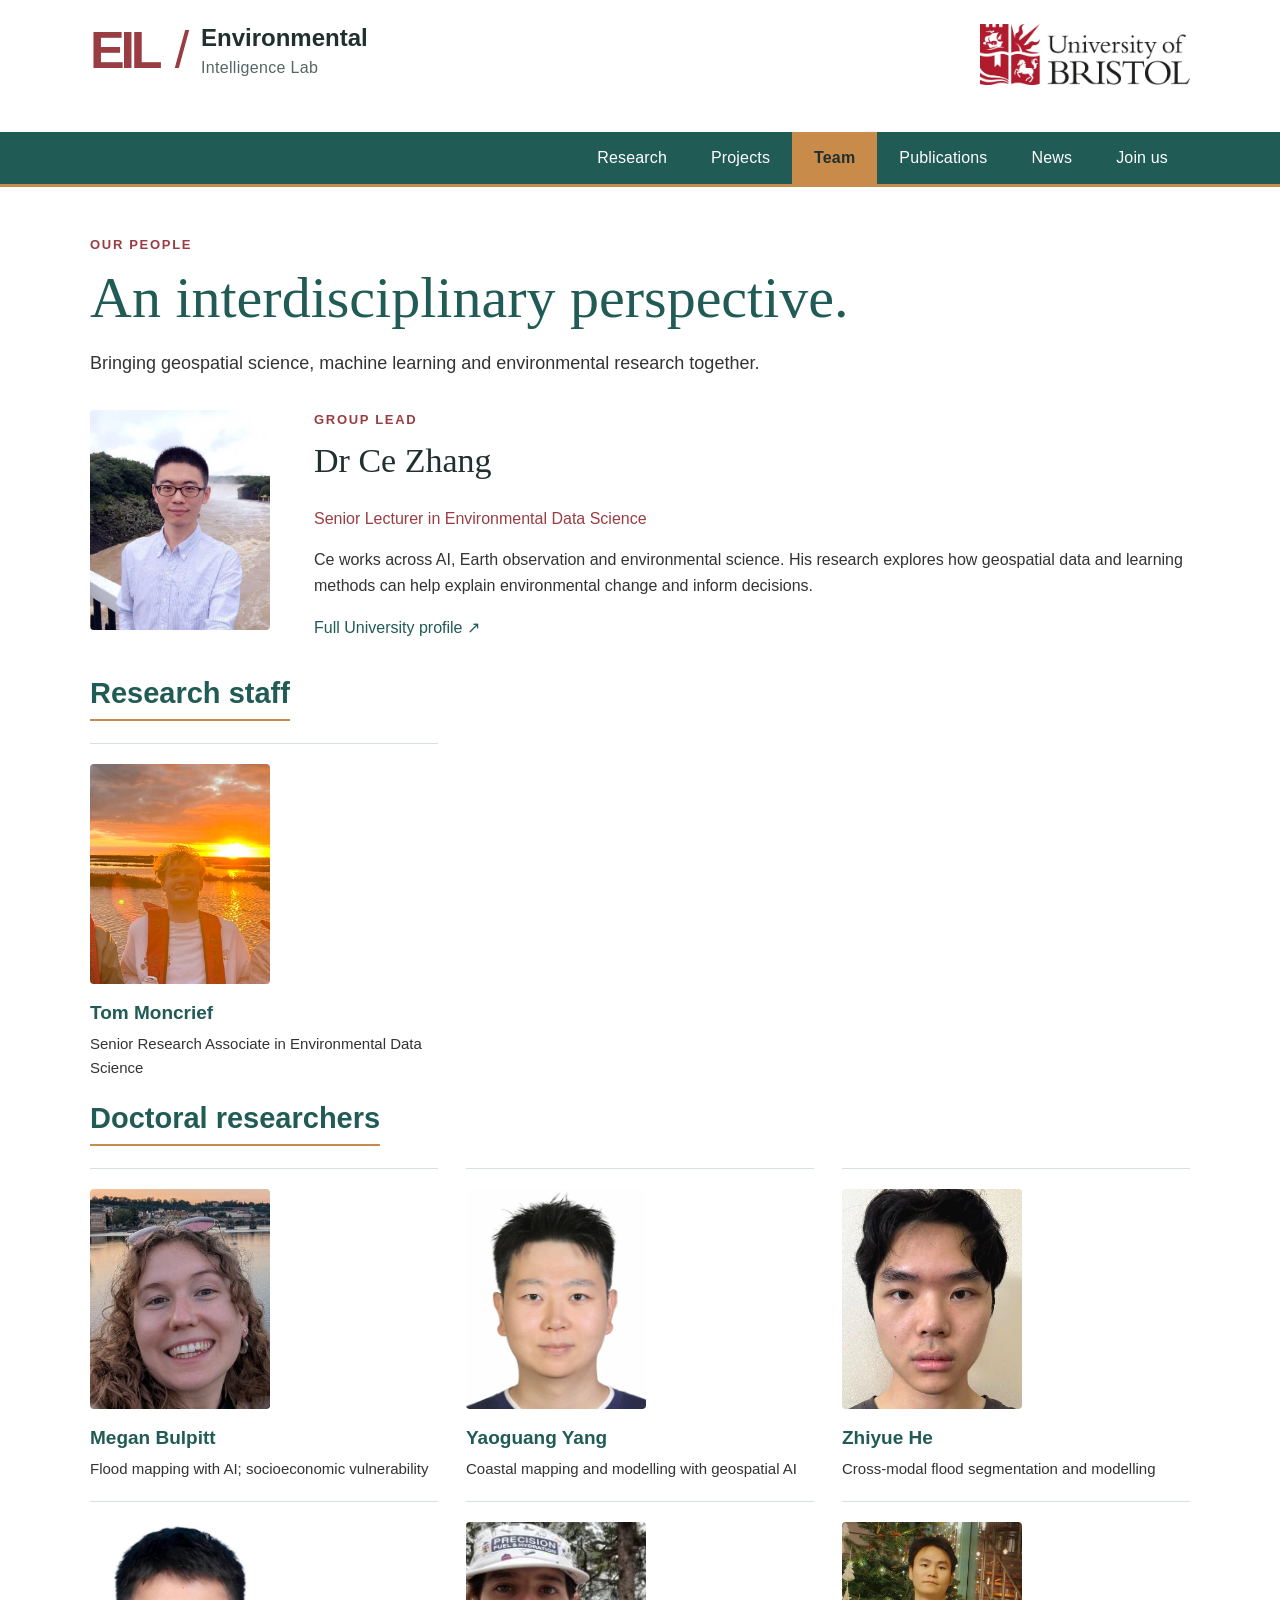
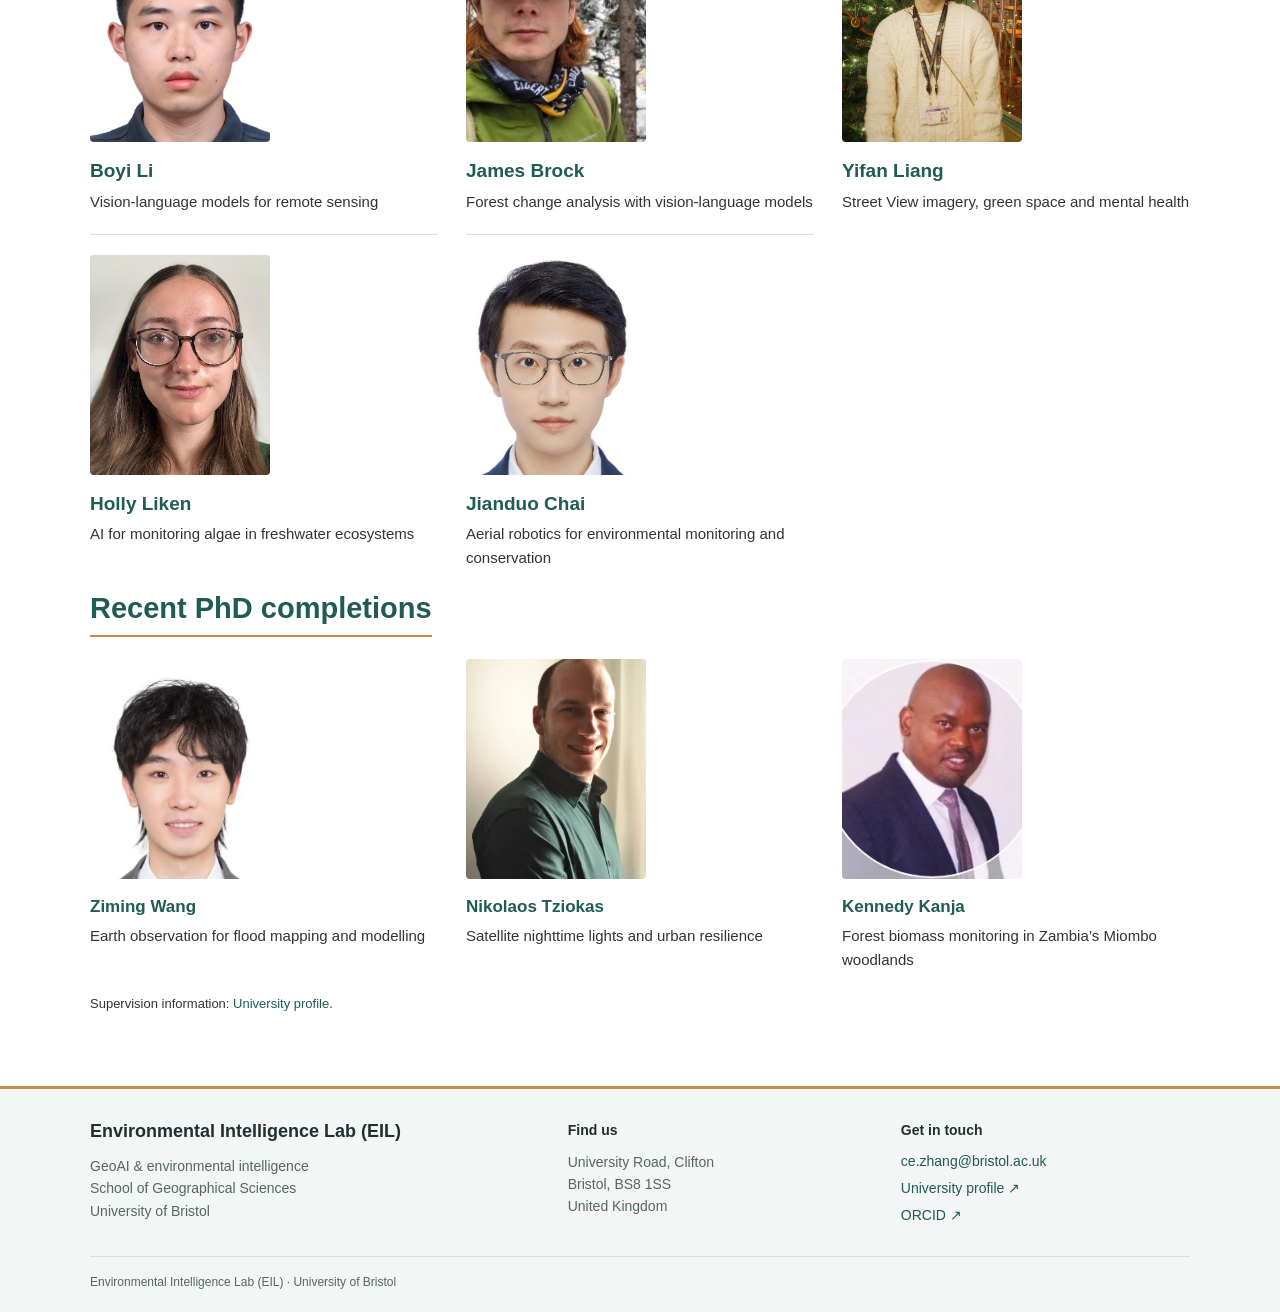
<file: team.html>
<!doctype html>
<html lang="en">
<head>
  <meta charset="utf-8">
  <meta name="viewport" content="width=device-width, initial-scale=1">
  <title>Team | Environmental Intelligence Lab (EIL)</title>
  <meta name="description" content="Meet the Environmental Intelligence Lab team at the University of Bristol.">
  <link rel="icon" href="favicon.svg" type="image/svg+xml">
  <link rel="stylesheet" href="style.css">
  <script src="navigation.js" defer></script>
</head>
<body>
  <a class="skip" href="#main">Skip to content</a>

  <div class="university">
    <div class="wrap">UNIVERSITY OF BRISTOL <span>School of Geographical Sciences</span></div>
  </div>

  <header>
    <div class="wrap header">
      <a class="brand" href="index.html">
        <span class="mark">EIL<span> / </span></span>
        <span>Environmental<span class="brand-sub">Intelligence Lab</span></span>
      </a>
      <button class="menu" type="button" aria-expanded="false" aria-controls="navigation">Menu <span aria-hidden="true">☰</span></button>
      <nav id="navigation" aria-label="Main navigation">
        <a href="index.html">Home</a>
        <a href="research.html">Research</a>
        <a href="projects.html">Projects</a>
        <a href="team.html" aria-current="page">Team</a>
        <a href="publications.html">Publications</a>
        <a href="news.html">News</a>
        <a href="join.html">Join us</a>
      </nav>
    </div>
  </header>

  <main id="main">
    <div class="wrap">
      <div class="page-heading">
        <p class="eyebrow">OUR PEOPLE</p>
        <h1>An interdisciplinary perspective.</h1>
        <p>Bringing geospatial science, machine learning and environmental research together.</p>
      </div>

      <section class="leader">
        <img src="assets/ce-zhang.jpg" alt="Dr Ce Zhang">
        <div>
          <p class="eyebrow">GROUP LEAD</p>
          <h2>Dr Ce Zhang</h2>
          <p class="role">Senior Lecturer in Environmental Data Science</p>
          <p>Ce works across AI, Earth observation and environmental science. His research explores how geospatial data and learning methods can help explain environmental change and inform decisions.</p>
          <a class="text-link" href="https://research-information.bris.ac.uk/en/persons/ce-zhang/">Full University profile ↗</a>
        </div>
      </section>

      <section>
        <div class="section-heading"><h2>Research staff</h2></div>
        <div class="people-grid">
          <article class="person">
            <img src="assets/tom-moncrief.jpg" alt="Tom Moncrief" loading="lazy">
            <h3>Tom Moncrief</h3>
            <p>Senior Research Associate in Environmental Data Science</p>
          </article>
        </div>
      </section>

      <section>
        <div class="section-heading"><h2>Doctoral researchers</h2></div>
        <div class="people-grid">
          <article class="person">
            <img src="assets/megan-bulpitt.jpg" alt="Megan Bulpitt" loading="lazy">
            <h3>Megan Bulpitt</h3>
            <p>Flood mapping with AI; socioeconomic vulnerability</p>
          </article>
          <article class="person">
            <img src="assets/yaoguang-yang.jpg" alt="Yaoguang Yang" loading="lazy">
            <h3>Yaoguang Yang</h3>
            <p>Coastal mapping and modelling with geospatial AI</p>
          </article>
          <article class="person">
            <img src="assets/zhiyue-he.jpg" alt="Zhiyue He" loading="lazy">
            <h3>Zhiyue He</h3>
            <p>Cross-modal flood segmentation and modelling</p>
          </article>
          <article class="person">
            <img src="assets/boyi-li.jpg" alt="Boyi Li" loading="lazy">
            <h3>Boyi Li</h3>
            <p>Vision-language models for remote sensing</p>
          </article>
          <article class="person">
            <img src="assets/james-brock.jpg" alt="James Brock" loading="lazy">
            <h3>James Brock</h3>
            <p>Forest change analysis with vision-language models</p>
          </article>
          <article class="person">
            <img src="assets/yifan-liang.jpg" alt="Yifan Liang" loading="lazy">
            <h3>Yifan Liang</h3>
            <p>Street View imagery, green space and mental health</p>
          </article>
          <article class="person">
            <img src="assets/holly-liken.jpg" alt="Holly Liken" loading="lazy">
            <h3>Holly Liken</h3>
            <p>AI for monitoring algae in freshwater ecosystems</p>
          </article>
          <article class="person">
            <img src="assets/jianduo-chai.jpg" alt="Jianduo Chai" loading="lazy">
            <h3>Jianduo Chai</h3>
            <p>Aerial robotics for environmental monitoring and conservation</p>
          </article>
        </div>
      </section>

      <section>
        <h2>Recent PhD completions</h2>
        <div class="alumni">
          <article>
            <img src="assets/ziming-wang.jpg" alt="Ziming Wang" loading="lazy">
            <h3>Ziming Wang</h3>
            <p>Earth observation for flood mapping and modelling</p>
          </article>
          <article>
            <img src="assets/nikolaos-tziokas.jpeg" alt="Nikolaos Tziokas" loading="lazy">
            <h3>Nikolaos Tziokas</h3>
            <p>Satellite nighttime lights and urban resilience</p>
          </article>
          <article>
            <img src="assets/kennedy-kanja.jpeg" alt="Kennedy Kanja" loading="lazy">
            <h3>Kennedy Kanja</h3>
            <p>Forest biomass monitoring in Zambia’s Miombo woodlands</p>
          </article>
        </div>
        <p class="source-note">Supervision information: <a href="https://research-information.bris.ac.uk/en/persons/ce-zhang/">University profile</a>.</p>
      </section>
    </div>
  </main>

  <footer>
    <div class="wrap footer-grid">
      <div>
        <a class="footer-brand" href="index.html">Environmental Intelligence Lab (EIL)</a>
        <p>GeoAI &amp; environmental intelligence<br>School of Geographical Sciences<br>University of Bristol</p>
      </div>
      <div>
        <h2>Find us</h2>
        <p>University Road, Clifton<br>Bristol, BS8 1SS<br>United Kingdom</p>
      </div>
      <div>
        <h2>Get in touch</h2>
        <a href="mailto:ce.zhang@bristol.ac.uk">ce.zhang@bristol.ac.uk</a>
        <a href="https://research-information.bris.ac.uk/en/persons/ce-zhang/">University profile ↗</a>
        <a href="https://orcid.org/0000-0001-5100-3584">ORCID ↗</a>
      </div>
    </div>
    <div class="wrap footnote">Environmental Intelligence Lab (EIL) · University of Bristol</div>
  </footer>
</body>
</html>
</file>
<file: style.css>
:root {
  --teal: #205b55;
  --teal-dark: #163f3b;
  --gold: #c98b4a;
  --burgundy: #9a3d43;
  --accent: var(--burgundy);
  --ink: #20302e;
  --muted: #566663;
  --line: #d7e1de;
  --soft: #edf3f0;
  --max: 1100px;
}

* { box-sizing: border-box; }
html { scroll-behavior: smooth; overflow-x: hidden; }
body { max-width: 100%; margin: 0; color: var(--ink); background: #fff; font-family: "Myriad Pro", "Segoe UI", Arial, sans-serif; font-size: 16px; line-height: 1.6; overflow-x: hidden; }
img, iframe { max-width: 100%; }
a { color: var(--teal); text-decoration: none; }
a:hover, a:focus-visible { text-decoration: underline; }
.wrap { width: min(var(--max), calc(100% - 48px)); margin: 0 auto; }
.skip { position: fixed; top: -100px; left: 20px; z-index: 50; padding: 12px 16px; color: #fff; background: var(--teal-dark); }
.skip:focus { top: 12px; }

/* A compact institutional strip, echoing the Bristol centre site. */
.university { display: none; color: #fff; background: #252b2d; font-size: 13px; letter-spacing: .12em; text-transform: uppercase; }
.university .wrap { display: flex; justify-content: space-between; gap: 20px; padding: 13px 0; }
.university span { color: #dfe4e6; letter-spacing: .03em; text-transform: none; }

header { max-width: 100%; overflow: hidden; background: #fff; border-bottom: 3px solid var(--gold); }
.header { position: relative; display: flex; align-items: flex-start; justify-content: space-between; gap: 28px; min-width: 0; min-height: 184px; padding-top: 24px; padding-bottom: 70px; }
.brand { display: flex; align-items: center; gap: 16px; min-width: 0; color: var(--ink); font-size: 24px; font-weight: 700; line-height: 1.15; }
.brand > span:last-child { min-width: 0; }
.brand:hover { text-decoration: none; }
.mark { color: var(--burgundy); font-size: 52px; font-weight: 700; letter-spacing: -.08em; line-height: 1; }
.mark span { padding-left: 6px; font-weight: 400; }
.brand-sub { display: block; margin-top: 7px; color: var(--muted); font-size: 16px; font-weight: 400; letter-spacing: .02em; }
.institution-lockup { flex: 0 1 auto; max-width: 34%; color: var(--muted); font-size: 16px; line-height: 1.3; text-align: right; }
.institution-lockup img { display: block; width: 210px; max-width: 100%; height: auto; max-height: 61px; object-fit: contain; }
.institution-lockup strong { display: block; color: var(--ink); font-size: 21px; font-weight: 600; }
.menu { display: none; padding: 8px 12px; color: var(--ink); background: #fff; border: 1px solid var(--line); cursor: pointer; font: inherit; }
nav { background: var(--teal); }
/* Keep the bar full-bleed without creating a wider horizontal scroll area. */
.header nav { position: absolute; bottom: 0; left: 50%; display: flex; align-items: stretch; justify-content: flex-end; gap: 0; width: 100vw; max-width: 100vw; transform: translateX(-50%); padding-right: max(24px, calc((100vw - var(--max)) / 2)); padding-left: max(24px, calc((100vw - var(--max)) / 2)); overflow: hidden; }
.header nav a { display: block; padding: 13px 22px; color: #fff; font-size: 16px; letter-spacing: .01em; }
.header nav a:hover, .header nav a:focus-visible { background: rgba(255, 255, 255, .12); text-decoration: none; }
.header nav a[aria-current="page"] { color: var(--ink); background: var(--gold); font-weight: 700; }
/* The landing page is the visual home; the public tab set starts with Research. */
.header nav a[href="index.html"] { display: none; }

main { min-height: 420px; }
main > .wrap { padding-top: 48px; padding-bottom: 58px; }
main h2 { display: inline-block; margin: 0 0 22px; padding-bottom: 8px; color: var(--teal); border-bottom: 2px solid var(--gold); font-size: 29px; font-weight: 600; line-height: 1.25; }
main h3 { line-height: 1.35; }
main p { color: #333; }

.about-body { display: grid; grid-template-columns: minmax(0, 1fr) minmax(260px, 320px); align-items: start; gap: 36px; }
.about-text { min-width: 0; }
.about-text p + p { margin-top: 1.1em; }
.about-figure { width: 100%; min-width: 0; margin: 0; overflow: hidden; }
.about-figure img { display: block; width: 100%; max-width: 100%; height: auto; object-fit: contain; border-radius: 4px; }
.about-figure figcaption { margin-top: 8px; color: #697277; font-size: 13px; line-height: 1.4; }
.mission-strip { margin-top: 42px; padding: 28px 32px 30px; background: var(--soft); border-left: 5px solid var(--burgundy); }
.mission-strip h2 { margin-bottom: 10px; border-bottom: 0; padding: 0; color: var(--burgundy); font-size: 24px; }
.mission-strip p { max-width: 830px; margin: 0; }
.community { display: flex; align-items: baseline; gap: 35px; padding-top: 35px; border-bottom: 0; }
.community h2 { margin-bottom: 0; border-bottom: 0; font-size: 21px; white-space: nowrap; }
.community-links { display: flex; flex-wrap: wrap; gap: 20px 30px; }

.page-heading { max-width: 820px; padding-bottom: 32px; }
.eyebrow { margin: 0 0 10px; color: var(--burgundy); font-size: 13px; font-weight: 700; letter-spacing: .13em; text-transform: uppercase; }
.page-heading h1 { margin: 0 0 15px; color: var(--teal); font-family: Georgia, "Times New Roman", serif; font-size: clamp(38px, 5vw, 58px); font-weight: 400; line-height: 1.12; }
.page-heading p:last-child { max-width: 720px; margin-bottom: 0; font-size: 18px; }

/* Research page */
.research-row { display: grid; grid-template-columns: 55px 1fr 1fr; gap: 34px; padding: 30px 0; border-top: 1px solid var(--line); }
.research-row .number { color: var(--burgundy); font-weight: 700; letter-spacing: .08em; }
.research-row h2 { margin: 0 0 10px; padding: 0; border: 0; font-size: 23px; }
.research-row p { margin: 0; }
.callout { margin-top: 32px; padding: 28px 30px; background: var(--soft); border: 0; }
.callout h2 { margin-bottom: 10px; border: 0; padding: 0; font-size: 24px; }
.button { display: inline-block; padding: 11px 18px; color: #fff; background: var(--burgundy); font-weight: 700; }
.button:hover { color: #fff; background: #641226; text-decoration: none; }

/* People page */
.leader { display: grid; grid-template-columns: 190px 1fr; gap: 34px; padding-bottom: 35px; }
.leader img { display: block; width: 180px; max-width: 100%; height: 220px; object-fit: cover; object-position: center 30%; border-radius: 4px; }
.leader h2 { margin: 0 0 7px; padding: 0; border: 0; color: var(--ink); font-family: Georgia, serif; font-size: 34px; font-weight: 400; }
.role { color: var(--burgundy); }
.people-grid { display: grid; grid-template-columns: repeat(3, minmax(0, 1fr)); gap: 0 28px; }
.person { min-width: 0; padding: 20px 0; border-top: 1px solid var(--line); }
.person img { display: block; width: 180px; max-width: 100%; height: 220px; margin-bottom: 16px; border-radius: 4px; object-fit: cover; object-position: center 30%; }
.person h3 { margin: 0 0 6px; color: var(--teal); font-size: 19px; }
.person p { margin: 0; font-size: 15px; }
.alumni { display: grid; grid-template-columns: repeat(3, 1fr); gap: 28px; }
.alumni article { min-width: 0; }
.alumni img { display: block; width: 180px; max-width: 100%; height: 220px; margin-bottom: 16px; border-radius: 4px; object-fit: cover; object-position: center 30%; }
.alumni h3 { margin-bottom: 6px; color: var(--teal); font-size: 17px; }
.alumni p { margin: 0; font-size: 15px; }
.source-note { margin-top: 22px; font-size: 13px; }

/* Reference-style project and publication lists */
.project-summary { display: flex; gap: 20px; margin: -8px 0 18px; color: var(--muted); font-size: 14px; }
.project-summary span + span { padding-left: 20px; border-left: 1px solid var(--line); }
.project-entry { display: grid; grid-template-columns: 205px 1fr; gap: 36px; padding: 27px 0; border-top: 1px solid var(--line); }
.project-entry h2 { margin: 0 0 12px; padding: 0; border: 0; color: var(--teal); font-size: 22px; }
.project-meta { display: flex; flex-direction: column; gap: 8px; color: var(--muted); font-size: 14px; }
.project-status { color: var(--burgundy); font-size: 12px; font-weight: 700; letter-spacing: .12em; }
.project-status.active { color: #2d6a4f; }
.project-role, .project-unit { margin: 0 0 5px; font-size: 15px; }
.project-role { color: var(--ink); }
.project-unit { color: var(--muted); }
.publication-category { margin: 22px 0 0; padding-bottom: 5px; color: var(--burgundy); border-bottom: 1px solid var(--line); font-size: 13px; font-weight: 700; letter-spacing: .1em; text-transform: uppercase; }
.publication-category + .publication { border-top: 0; }
.publication { display: grid; grid-template-columns: 70px 1fr; gap: 28px; padding: 28px 0; border-top: 1px solid var(--line); }
.publication .year { color: var(--burgundy); font-size: 19px; font-weight: 700; }
.publication h2 { margin: 0 0 13px; padding: 0; border: 0; font-size: 22px; }
.publication h2 a { color: var(--teal); }
.publication-summary { margin-bottom: 8px; color: var(--ink); }
.publication p { margin-bottom: 6px; font-size: 15px; }
.pub-journal { font-style: italic; color: var(--muted); }

.join-grid { display: grid; grid-template-columns: 1fr 1fr; gap: 58px; }
.application { padding: 28px; background: var(--soft); border-top: 4px solid var(--burgundy); }
.application h2 { padding: 0; border: 0; font-size: 24px; }
.application ol { padding-left: 22px; }
.application li { margin-bottom: 18px; padding-left: 5px; }
.application li p { margin: 3px 0 0; font-size: 15px; }
.small { font-size: 14px; }
.contact { max-width: 700px; margin-top: 38px; }

/* Location */
.location { margin-top: 42px; padding-top: 30px; border-top: 1px solid var(--line); }
.location h2 { font-size: 24px; }
.location-map { overflow: hidden; margin-top: 20px; border: 1px solid var(--line); }
.location-map iframe { display: block; width: 100%; height: 330px; border: 0; }
.map-link { margin-top: 10px; font-size: 14px; }

footer { margin-top: 0; border-top: 3px solid var(--gold); background: #f4f5f5; }
.footer-grid { display: grid; grid-template-columns: 1.5fr 1fr 1fr; gap: 44px; padding-top: 28px; padding-bottom: 24px; }
.footer-brand { color: var(--ink); font-size: 18px; font-weight: 700; }
footer h2 { margin: 2px 0 8px; padding: 0; border: 0; color: var(--ink); font-size: 14px; }
footer p, footer a { font-size: 14px; }
footer p { margin: 9px 0 0; color: var(--muted); }
.footer-grid > div > a:not(.footer-brand) { display: block; margin-bottom: 5px; }
.footnote { padding: 16px 0 20px; border-top: 1px solid var(--line); color: var(--muted); font-size: 12px; }

@media (max-width: 960px) {
  .header { min-height: 184px; }
  .header nav a { padding-left: 14px; padding-right: 14px; }
  .about-body { grid-template-columns: minmax(0, 1fr) minmax(230px, 280px); gap: 28px; }
  .research-row { grid-template-columns: 42px 1fr; gap: 20px; }
  .research-row > p { grid-column: 2; }
  .people-grid, .alumni { grid-template-columns: repeat(2, 1fr); }
}

@media (max-width: 700px) {
  .about-body { display: block; }
  .about-figure { margin-top: 26px; }
}

@media (max-width: 640px) {
  .wrap { width: calc(100% - 36px); }
  .university .wrap { display: block; }
  .university span { display: block; margin-top: 3px; }
  .header { min-height: 86px; flex-wrap: wrap; gap: 0; padding-bottom: 24px; }
  .brand { font-size: 18px; }
  .mark { font-size: 37px; }
  .brand-sub { font-size: 13px; }
  .institution-lockup { display: none; }
  .menu { display: block; }
  .header nav { position: static; left: auto; display: none; width: 100%; max-width: 100%; transform: none; padding-right: 0; padding-left: 0; }
  .header nav.open { display: flex; flex-direction: column; }
  .header nav a { padding: 10px 12px; }
  main > .wrap { padding-top: 36px; padding-bottom: 44px; }
  main h2 { font-size: 25px; }
  .about-body, .join-grid, .leader { display: block; }
  .about-figure { width: 100%; margin-top: 24px; }
  .about-figure img { height: auto; }
  .mission-strip { padding: 22px 23px 24px; }
  .community { display: block; }
  .community-links { display: block; margin-top: 14px; }
  .community-links a { display: block; margin-top: 8px; }
  .leader img, .person img, .alumni img { width: 150px; height: 185px; margin-bottom: 16px; }
  .people-grid, .alumni { grid-template-columns: 1fr; }
  .project-entry { grid-template-columns: 1fr; gap: 12px; }
  .project-meta { flex-direction: row; justify-content: space-between; align-items: baseline; }
  .publication { grid-template-columns: 1fr; gap: 8px; }
  .footer-grid { grid-template-columns: 1fr; gap: 18px; }
}

@media (prefers-reduced-motion: reduce) { html { scroll-behavior: auto; } }
</file>
<file: location.css>
.location{padding:58px 0 42px;border-top:1px solid var(--line);border-bottom:0}.location h2{font-family:Arial,Helvetica,sans-serif;font-size:27px;font-weight:700;line-height:1.3;margin-bottom:20px}.location>p:not(.map-link){font-size:18px;color:var(--ink);margin-bottom:24px}.location-map{width:100%;aspect-ratio:2.85;min-height:300px;overflow:hidden;background:var(--soft)}.location-map iframe{display:block;width:100%;height:100%;border:0}.map-link{font-size:14px;margin:12px 0 0}@media(max-width:650px){.location{padding:44px 0 32px}.location h2{font-size:24px}.location>p:not(.map-link){font-size:16px;line-height:1.5}.location-map{aspect-ratio:1.45;min-height:260px}}
</file>
<file: hero.css>
/* Legacy stylesheet retained for backwards-compatible links; the site now uses style.css. */
</file>
<file: project.css>
.project-summary{display:flex;gap:24px;margin:-12px 0 20px;color:var(--muted);font-size:14px}.project-summary span+span{border-left:1px solid var(--line);padding-left:24px}.project-entry{display:grid;grid-template-columns:220px 1fr;gap:42px;padding:30px 0;border-top:1px solid var(--line)}.project-entry h2{font-size:24px;line-height:1.3;margin-bottom:16px;color:var(--accent)}.project-meta{display:flex;flex-direction:column;gap:10px;color:var(--muted);font-size:14px}.project-status{font-size:12px;letter-spacing:.12em;font-weight:700;color:var(--accent)}.project-status.active{color:#2d6a4f}.project-role,.project-unit{font-size:15px;margin:0 0 6px}.project-role{color:var(--ink)}.project-unit{color:var(--muted)}@media(max-width:650px){.project-entry{grid-template-columns:1fr;gap:12px}.project-entry h2{font-size:21px}.project-meta{flex-direction:row;justify-content:space-between;align-items:baseline}.project-summary{margin-top:-8px}}
</file>
<file: publication.css>
.publication-category{margin:24px 0 0;padding:0 0 4px;border-bottom:1px solid var(--line);font-size:13px;line-height:1.4;letter-spacing:.12em;font-weight:700;color:var(--accent)}.publication-category+.publication{border-top:0;padding-top:32px}.publication-summary{color:var(--ink);margin:22px 0 12px}.publication h2 a{color:var(--accent)}
</file>
